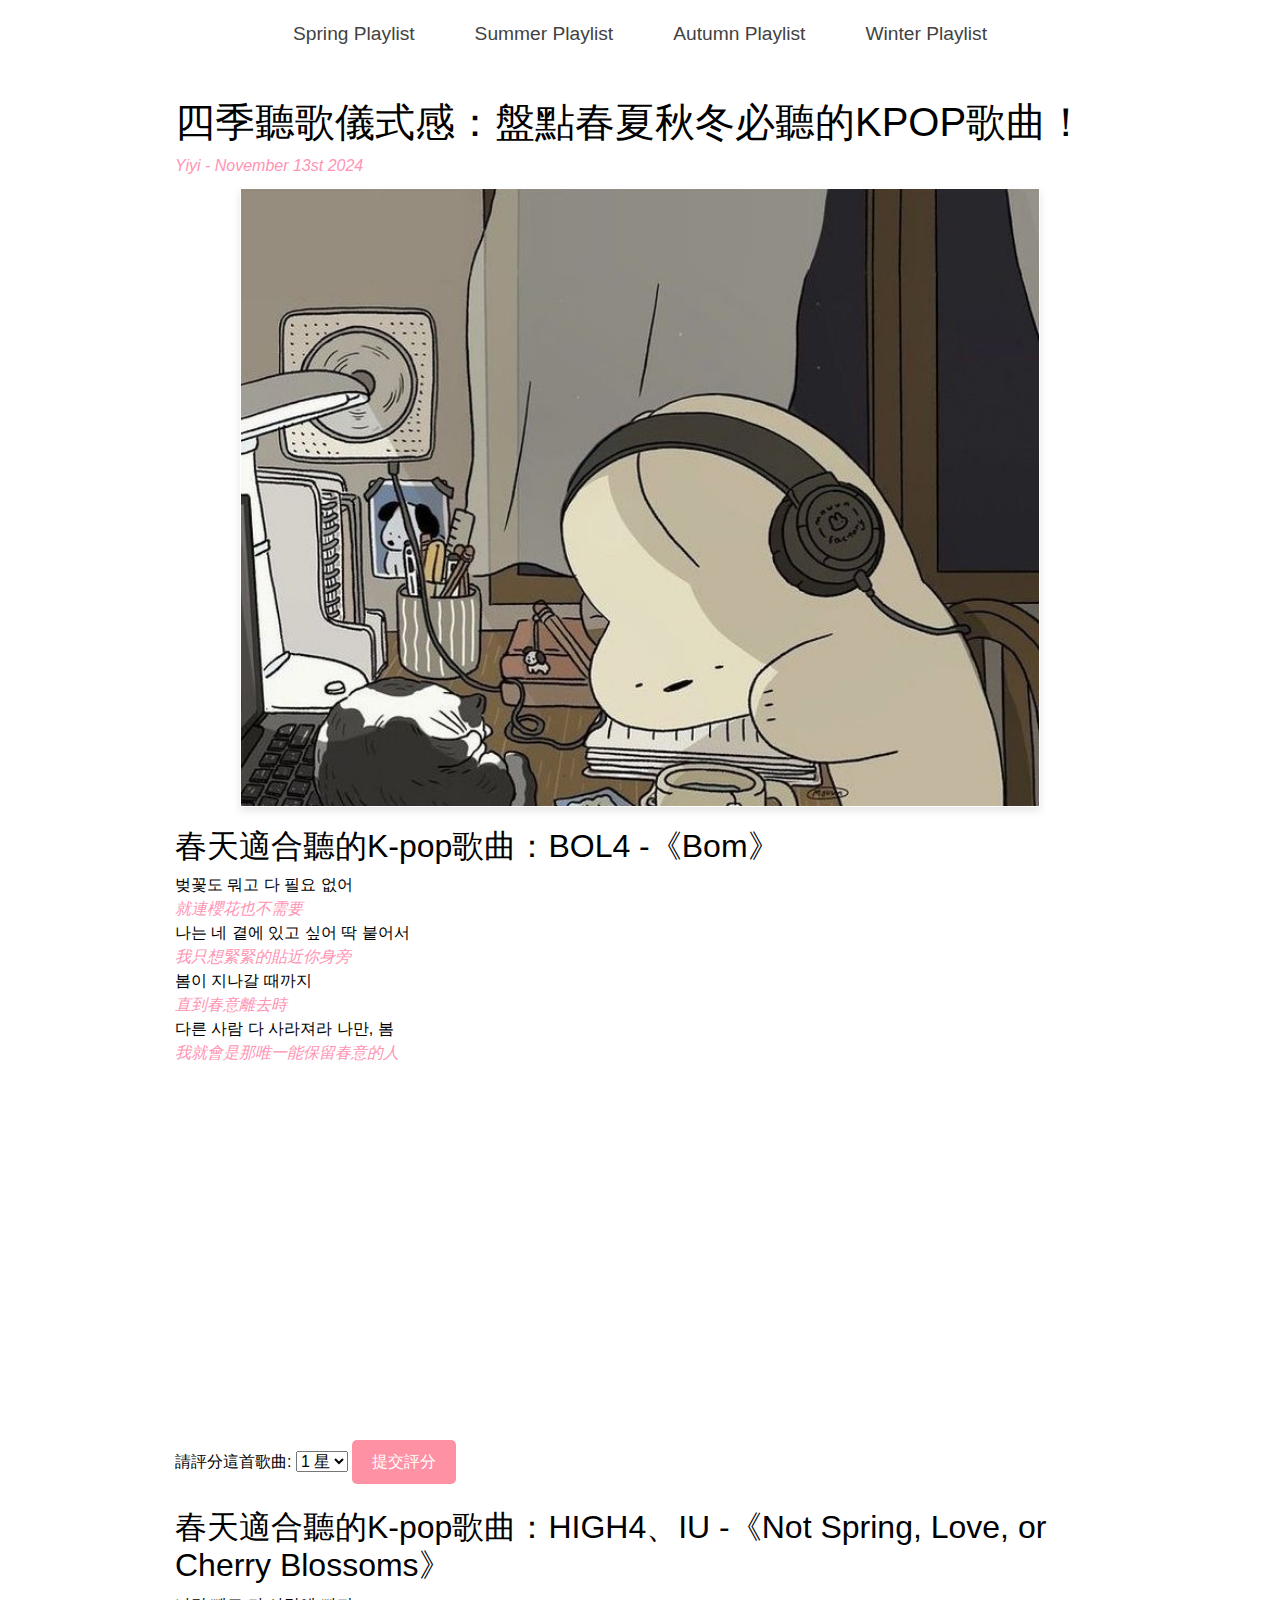
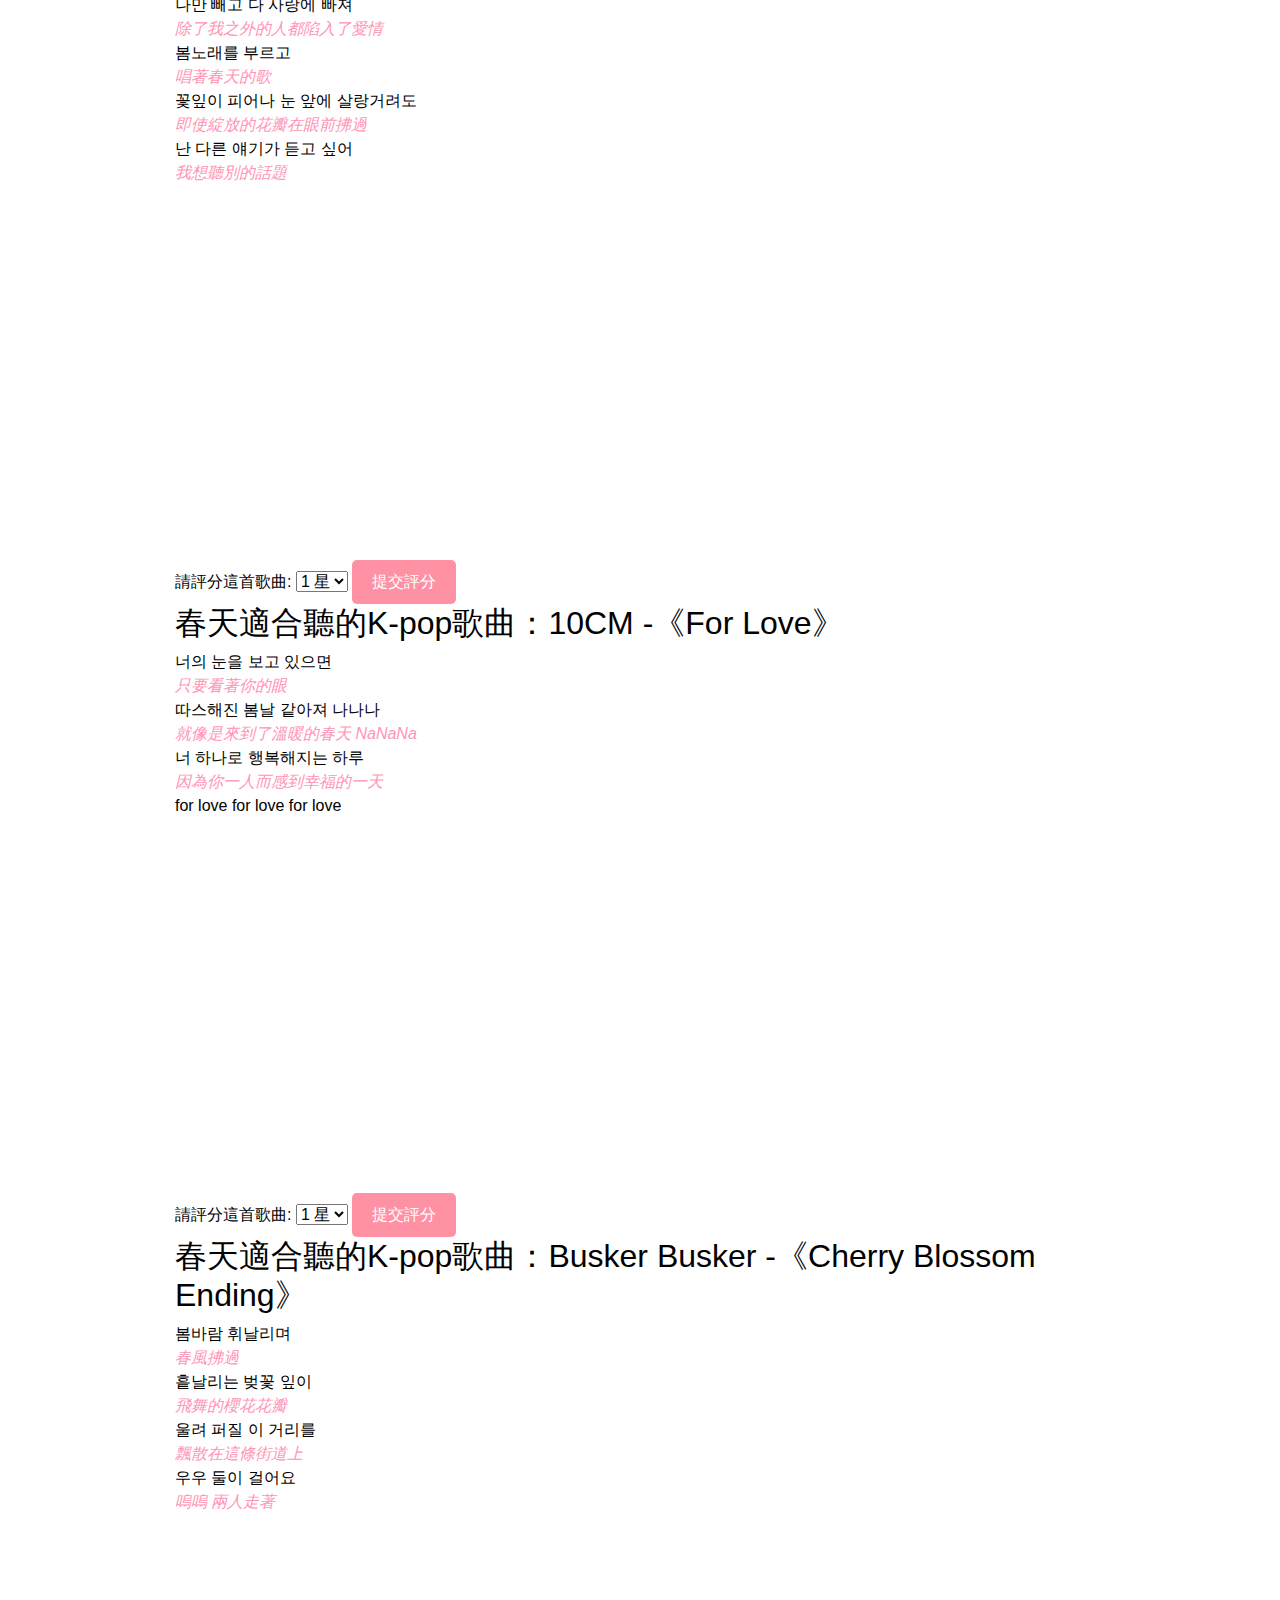
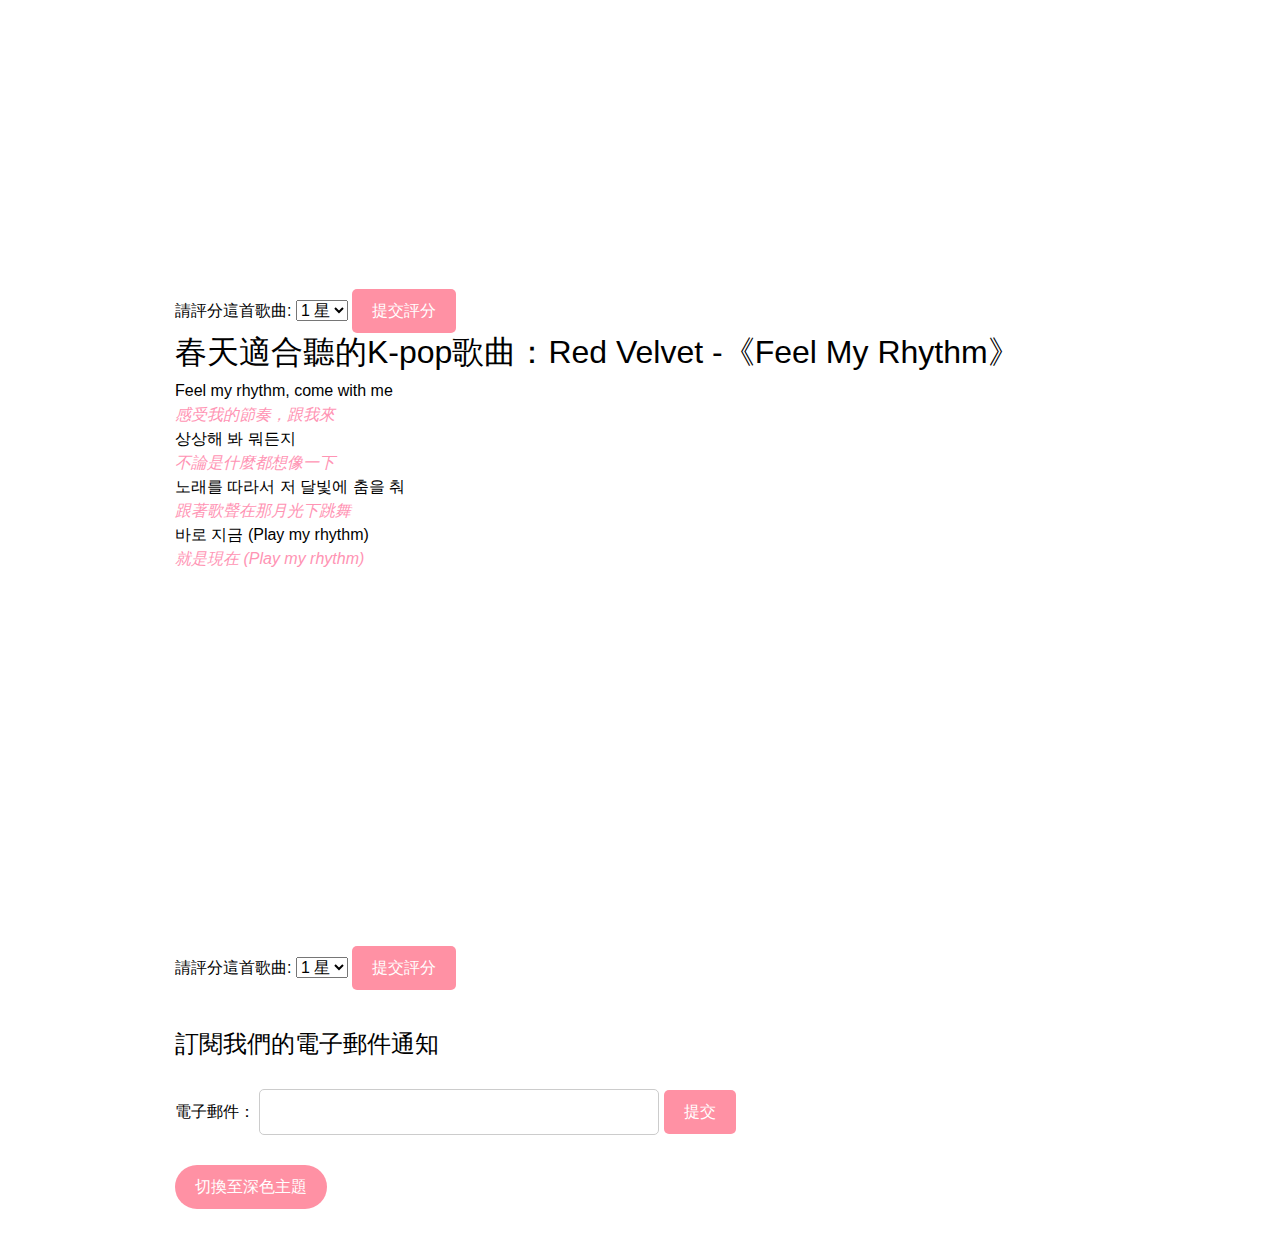
<file: index.html>
<!DOCTYPE html>
<html lang="en">
    <head>
        <!-- Required meta tags -->
        <meta charset="UTF-8">
        <meta name="viewport" content="width=device-width, initial-scale=1.0">

        <!-- Bootstrap CSS (Optional, for additional styling) -->
        <link href="https://cdn.jsdelivr.net/npm/bootstrap@5.3.0-alpha1/dist/css/bootstrap.min.css" rel="stylesheet">

        <!-- Custom CSS -->
        <link rel="stylesheet" href="main.css">

        <title>KPOP四季歌單</title>
    </head>
    <body>
        <nav>
            <div id="top">
                <ul>
                    <li><a href="index.html">Spring Playlist</a></li>
                    <li><a href="Summer.html">Summer Playlist</a></li>
                    <li><a href="Autumn.html">Autumn Playlist</a></li>
                    <li><a href="Winter.html">Winter Playlist</a></li>
                </ul>
            </div>
        </nav>
        <div class="box">
            <h1>四季聽歌儀式感：盤點春夏秋冬必聽的KPOP歌曲！</h1>
            <span class="date">Yiyi - November 13st 2024</span>
            <div> <!--主要內容-->
                <div class="pic">
                    <img src="images/96e166975774eae9fba9fdffc2e7e509.jpg" alt="">
                </div>
                <h2>春天適合聽的K-pop歌曲：BOL4 -《Bom》</h2>
                <p>벚꽃도 뭐고 다 필요 없어<br>
                <span class="date">就連櫻花也不需要</span><br>
                    나는 네 곁에 있고 싶어 딱 붙어서<br>
                <span class="date">我只想緊緊的貼近你身旁</span><br>
                    봄이 지나갈 때까지<br>
                <span class="date">直到春意離去時</span><br> 
                    다른 사람 다 사라져라 나만, 봄<br>
                <span class="date">我就會是那唯一能保留春意的人</span><br></p>
                <iframe style="border-radius:12px" src="https://open.spotify.com/embed/track/1Vd8qFWC07LB8UvNHyIlzg?utm_source=generator" width="100%" height="352" frameBorder="0" allowfullscreen="" allow="autoplay; clipboard-write; encrypted-media; fullscreen; picture-in-picture" loading="lazy"></iframe>
                <!-- 評分系統 -->
                    <div class="music-rating">
                        <label for="rating1">請評分這首歌曲:</label>
                        <select id="rating1" name="rating1">
                            <option value="1">1 星</option>
                            <option value="2">2 星</option>
                            <option value="3">3 星</option>
                            <option value="4">4 星</option>
                            <option value="5">5 星</option>
                        </select>
                        <button onclick="submitRating('rating1')">提交評分</button>
                    </div>
                    <div id="ratingResult1"></div>
                <br>
                <h2>春天適合聽的K-pop歌曲：HIGH4、IU -《Not Spring, Love, or Cherry Blossoms》</h2>
                <p>나만 빼고 다 사랑에 빠져<br>
                <span class="date">除了我之外的人都陷入了愛情</span><br>
                봄노래를 부르고<br>
                <span class="date">唱著春天的歌</span><br>
                꽃잎이 피어나 눈 앞에 살랑거려도<br>
                <span class="date">即使綻放的花瓣在眼前拂過</span><br>
                난 다른 얘기가 듣고 싶어<br>
                <span class="date">我想聽別的話題</span><br></p>
                <iframe style="border-radius:12px" src="https://open.spotify.com/embed/track/1IdM9JrXYuMYiTdM983oH4?utm_source=generator" width="100%" height="352" frameBorder="0" allowfullscreen="" allow="autoplay; clipboard-write; encrypted-media; fullscreen; picture-in-picture" loading="lazy"></iframe>
                <!-- 評分系統 -->
                 <div class="music-rating">
                    <label for="rating2">請評分這首歌曲:</label>
                    <select id="rating2" name="rating2">
                        <option value="1">1 星</option>
                        <option value="2">2 星</option>
                        <option value="3">3 星</option>
                        <option value="4">4 星</option>
                        <option value="5">5 星</option>
                    </select>
                    <button onclick="submitRating('rating2')">提交評分</button>
                </div>
                <div id="ratingResult2"></div>
                <h2>春天適合聽的K-pop歌曲：10CM -《For Love》</h2>
                <p>너의 눈을 보고 있으면<br>
                <span class="date">只要看著你的眼</span><br>
                따스해진 봄날 같아져 나나나<br>
                <span class="date">就像是來到了溫暖的春天 NaNaNa</span><br>
                너 하나로 행복해지는 하루<br>
                <span class="date">因為你一人而感到幸福的一天</span><br>
                for love for love for love<br></p>
                <iframe style="border-radius:12px" src="https://open.spotify.com/embed/track/7FVkGnEexHtiavZSDL4wZT?utm_source=generator" width="100%" height="352" frameBorder="0" allowfullscreen="" allow="autoplay; clipboard-write; encrypted-media; fullscreen; picture-in-picture" loading="lazy"></iframe>
                <!-- 評分系統 -->
                <div class="music-rating">
                    <label for="rating3">請評分這首歌曲:</label>
                    <select id="rating3" name="rating3">
                        <option value="1">1 星</option>
                        <option value="2">2 星</option>
                        <option value="3">3 星</option>
                        <option value="4">4 星</option>
                        <option value="5">5 星</option>
                    </select>
                    <button onclick="submitRating('rating3')">提交評分</button>
                </div>
                <div id="ratingResult3"></div>
            <h2>春天適合聽的K-pop歌曲：Busker Busker -《Cherry Blossom Ending》</h2>
                <p>봄바람 휘날리며 <br>
                <span class="date">春風拂過</span><br>
                흩날리는 벚꽃 잎이 <br>
                <span class="date">飛舞的櫻花花瓣</span><br>
                울려 퍼질 이 거리를<br>
                <span class="date">飄散在這條街道上</span><br>
                우우 둘이 걸어요<br>
                <span class="date">嗚嗚 兩人走著</span><br></p>
                <iframe style="border-radius:12px" src="https://open.spotify.com/embed/track/4eFTh1opLS5wANDmZK9ghC?utm_source=generator" width="100%" height="352" frameBorder="0" allowfullscreen="" allow="autoplay; clipboard-write; encrypted-media; fullscreen; picture-in-picture" loading="lazy"></iframe>
                <!-- 評分系統 -->
                <div class="music-rating">
                    <label for="rating4">請評分這首歌曲:</label>
                    <select id="rating4" name="rating4">
                        <option value="1">1 星</option>
                        <option value="2">2 星</option>
                        <option value="3">3 星</option>
                        <option value="4">4 星</option>
                        <option value="5">5 星</option>
                    </select>
                    <button onclick="submitRating('rating4')">提交評分</button>
                </div>
                <div id="ratingResult4"></div>
            <h2>春天適合聽的K-pop歌曲：Red Velvet -《Feel My Rhythm》</h2>
                <p>Feel my rhythm, come with me <br>
                <span class="date">感受我的節奏，跟我來</span><br>
                상상해 봐 뭐든지 <br>
                <span class="date">不論是什麼都想像一下</span><br>
                노래를 따라서 저 달빛에 춤을 춰<br>
                <span class="date">跟著歌聲在那月光下跳舞</span><br>
                바로 지금 (Play my rhythm)<br>
                <span class="date">就是現在 (Play my rhythm)</span><br></p>
                <iframe style="border-radius:12px" src="https://open.spotify.com/embed/track/2oBMZYteeO8DyXV9gDx6Za?utm_source=generator" width="100%" height="352" frameBorder="0" allowfullscreen="" allow="autoplay; clipboard-write; encrypted-media; fullscreen; picture-in-picture" loading="lazy"></iframe>
                <!-- 評分系統 -->
                <div class="music-rating">
                    <label for="rating5">請評分這首歌曲:</label>
                    <select id="rating5" name="rating5">
                        <option value="1">1 星</option>
                        <option value="2">2 星</option>
                        <option value="3">3 星</option>
                        <option value="4">4 星</option>
                        <option value="5">5 星</option>
                    </select>
                    <button onclick="submitRating('rating5')">提交評分</button>
                </div>
                <div id="ratingResult5"></div>
             <!-- 表單 -->
             <h3 class="subscribe-title">訂閱我們的電子郵件通知</h3>

                <form id="myForm">
                    <label for="email">電子郵件：</label>
                    <input type="email" id="email" name="email" required>
                    <button type="submit">提交</button>
                </form>
            </div>
            <button id="themeToggle">切換至深色主題</button>
        </div>
        <script src="js/themeToggle.js"></script>
    </body>
</html>
</file>
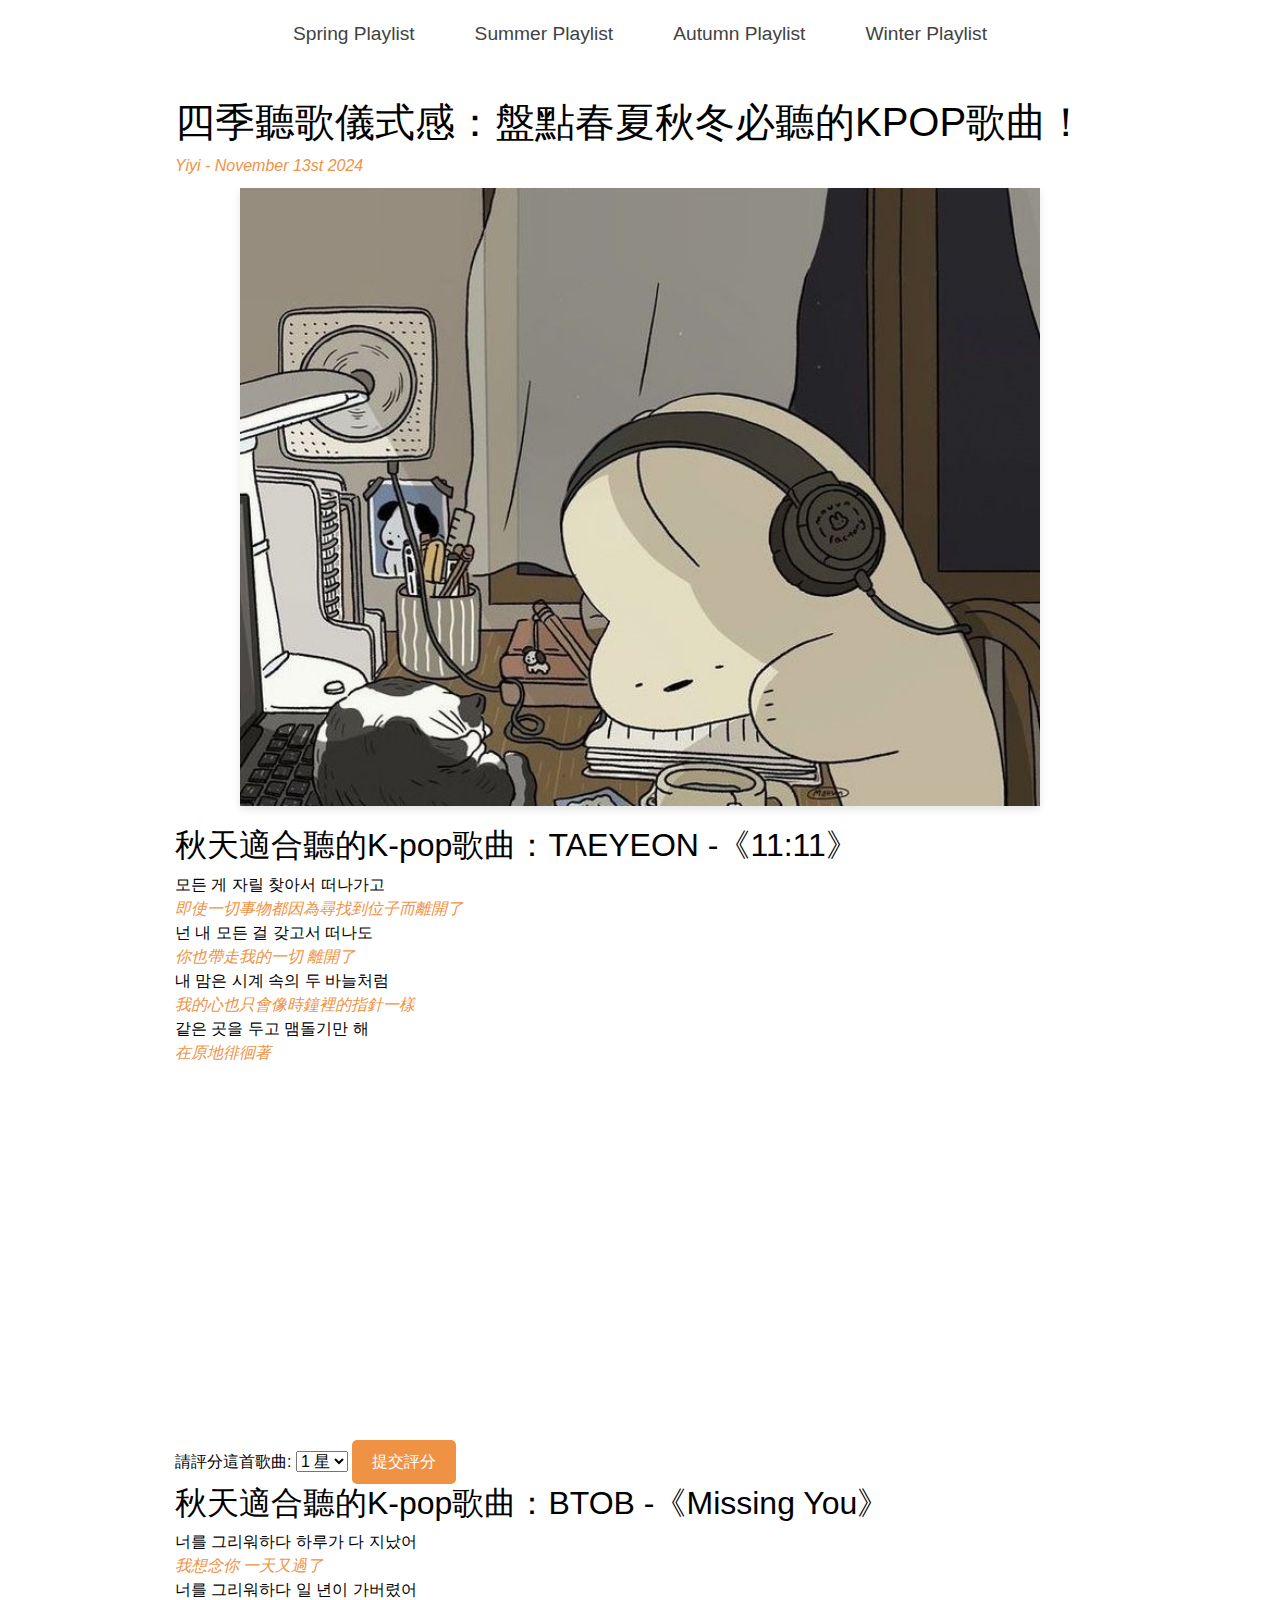
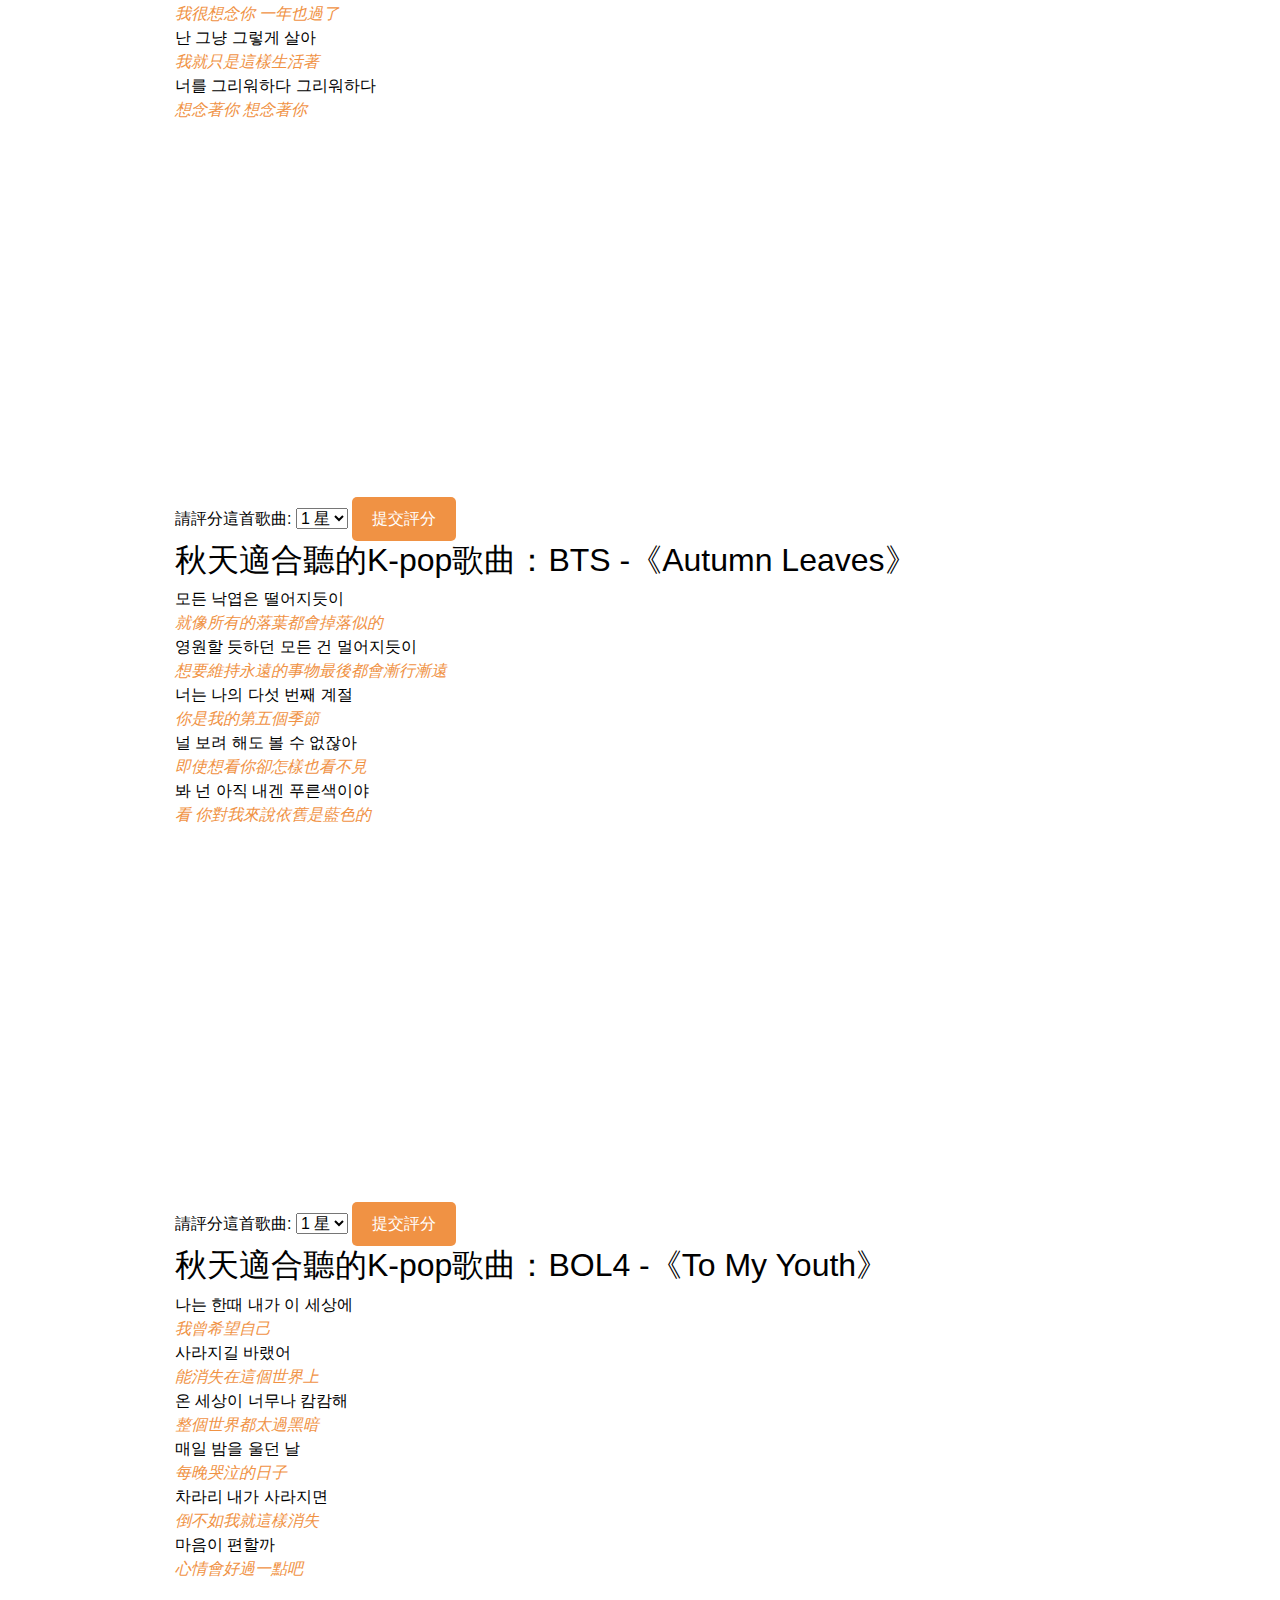
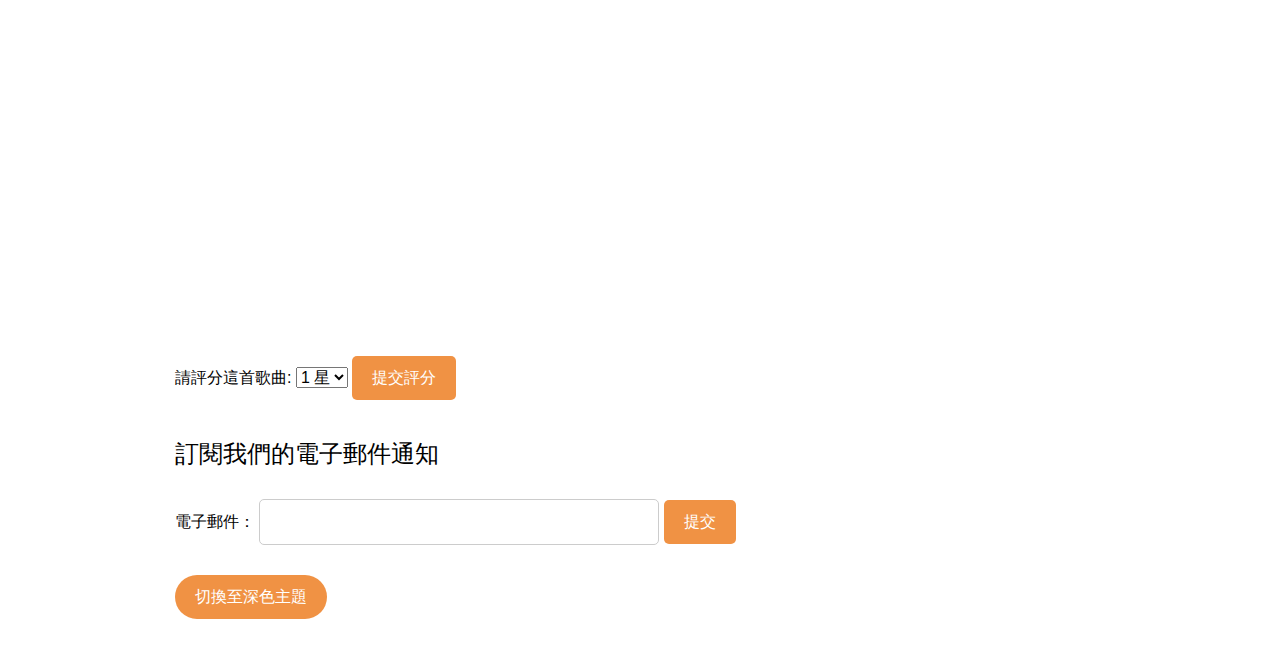
<file: Autumn.html>
<!DOCTYPE html>
<html lang="en">
    <head>
        <!-- Required meta tags -->
        <meta charset="UTF-8">
        <meta name="viewport" content="width=device-width, initial-scale=1.0">

        <!-- Bootstrap CSS (Optional, for additional styling) -->
        <link href="https://cdn.jsdelivr.net/npm/bootstrap@5.3.0-alpha1/dist/css/bootstrap.min.css" rel="stylesheet">

        <!-- Custom CSS -->
        <link rel="stylesheet" href="Autumn.css">

        <title>響應式網頁</title>
    </head>
    <body>
        <nav>
            <div id="top">
                <ul>
                    <li><a href="index.html">Spring Playlist</a></li>
                    <li><a href="Summer.html">Summer Playlist</a></li>
                    <li><a href="Autumn.html">Autumn Playlist</a></li>
                    <li><a href="Winter.html">Winter Playlist</a></li>
                </ul>
            </div>
        </nav>
        <div class="box">
            <h1>四季聽歌儀式感：盤點春夏秋冬必聽的KPOP歌曲！</h1>
            <span class="date">Yiyi - November 13st 2024</span>
            <div> <!--主要內容-->
                <div class="pic">
                    <img src="images/96e166975774eae9fba9fdffc2e7e509.jpg" alt="">
                </div>
                <h2>秋天適合聽的K-pop歌曲：TAEYEON -《11:11》</h2>
                    <p>모든 게 자릴 찾아서 떠나가고 <br>
                    <span class="date">即使一切事物都因為尋找到位子而離開了</span><br>
                    넌 내 모든 걸 갖고서 떠나도 <br>
                    <span class="date">你也帶走我的一切 離開了</span><br>
                    내 맘은 시계 속의 두 바늘처럼 <br>
                    <span class="date">我的心也只會像時鐘裡的指針一樣</span><br>
                    같은 곳을 두고 맴돌기만 해 <br>
                    <span class="date">在原地徘徊著</span><br>
                    </p>
                    <iframe style="border-radius:12px" src="https://open.spotify.com/embed/track/2Y4iTaIAamhYPyZcOdfL3g?utm_source=generator" width="100%" height="352" frameBorder="0" allowfullscreen="" allow="autoplay; clipboard-write; encrypted-media; fullscreen; picture-in-picture" loading="lazy"></iframe>
                    <!-- 評分系統 -->
                    <div class="music-rating">
                        <label for="rating1">請評分這首歌曲:</label>
                        <select id="rating1" name="rating1">
                            <option value="1">1 星</option>
                            <option value="2">2 星</option>
                            <option value="3">3 星</option>
                            <option value="4">4 星</option>
                            <option value="5">5 星</option>
                        </select>
                        <button onclick="submitRating('rating1')">提交評分</button>
                    </div>
                    <div id="ratingResult1"></div>
                <h2>秋天適合聽的K-pop歌曲：BTOB -《Missing You》</h2>
                    <p>너를 그리워하다 하루가 다 지났어 <br>
                    <span class="date">我想念你 一天又過了</span><br>
                    너를 그리워하다 일 년이 가버렸어 <br>
                    <span class="date">我很想念你 一年也過了</span><br>
                    난 그냥 그렇게 살아 <br>
                    <span class="date">我就只是這樣生活著</span><br>
                    너를 그리워하다 그리워하다 <br>
                    <span class="date">想念著你 想念著你</span><br>
                    </p>
                    <iframe style="border-radius:12px" src="https://open.spotify.com/embed/track/2zlgwqw8BLX2JGB76LIFeF?utm_source=generator" width="100%" height="352" frameBorder="0" allowfullscreen="" allow="autoplay; clipboard-write; encrypted-media; fullscreen; picture-in-picture" loading="lazy"></iframe>
                    <!-- 評分系統 -->
                 <div class="music-rating">
                    <label for="rating2">請評分這首歌曲:</label>
                    <select id="rating2" name="rating2">
                        <option value="1">1 星</option>
                        <option value="2">2 星</option>
                        <option value="3">3 星</option>
                        <option value="4">4 星</option>
                        <option value="5">5 星</option>
                    </select>
                    <button onclick="submitRating('rating2')">提交評分</button>
                </div>
                <div id="ratingResult2"></div>
                <h2>秋天適合聽的K-pop歌曲：BTS -《Autumn Leaves》</h2>
                    <p>모든 낙엽은 떨어지듯이 <br>
                    <span class="date">就像所有的落葉都會掉落似的</span><br>
                    영원할 듯하던 모든 건 멀어지듯이 <br>
                    <span class="date">想要維持永遠的事物最後都會漸行漸遠</span><br>
                    너는 나의 다섯 번째 계절 <br>
                    <span class="date">你是我的第五個季節</span><br>
                    널 보려 해도 볼 수 없잖아 <br>
                    <span class="date">即使想看你卻怎樣也看不見</span><br>
                    봐 넌 아직 내겐 푸른색이야 <br>
                    <span class="date">看 你對我來說依舊是藍色的</span><br>
                    </p>
                    <iframe style="border-radius:12px" src="https://open.spotify.com/embed/track/158kubraiqKrcYpRsDHrBU?utm_source=generator" width="100%" height="352" frameBorder="0" allowfullscreen="" allow="autoplay; clipboard-write; encrypted-media; fullscreen; picture-in-picture" loading="lazy"></iframe>
                     <!-- 評分系統 -->
                <div class="music-rating">
                    <label for="rating3">請評分這首歌曲:</label>
                    <select id="rating3" name="rating3">
                        <option value="1">1 星</option>
                        <option value="2">2 星</option>
                        <option value="3">3 星</option>
                        <option value="4">4 星</option>
                        <option value="5">5 星</option>
                    </select>
                    <button onclick="submitRating('rating3')">提交評分</button>
                </div>
                <div id="ratingResult3"></div>
                <h2>秋天適合聽的K-pop歌曲：BOL4 -《To My Youth》</h2>
                    <p>나는 한때 내가 이 세상에 <br>
                    <span class="date">我曾希望自己</span><br>
                    사라지길 바랬어 <br>
                    <span class="date">能消失在這個世界上</span><br>
                    온 세상이 너무나 캄캄해 <br>
                    <span class="date">整個世界都太過黑暗</span><br>
                    매일 밤을 울던 날 <br>
                    <span class="date">每晚哭泣的日子</span><br>
                    차라리 내가 사라지면 <br>
                    <span class="date">倒不如我就這樣消失</span><br>
                    마음이 편할까 <br>
                    <span class="date">心情會好過一點吧</span><br>
                    </p>
                    <iframe style="border-radius:12px" src="https://open.spotify.com/embed/track/4gMPlHHAjOQnUrhsuqHivn?utm_source=generator" width="100%" height="352" frameBorder="0" allowfullscreen="" allow="autoplay; clipboard-write; encrypted-media; fullscreen; picture-in-picture" loading="lazy"></iframe>
                    <!-- 評分系統 -->
                 <div class="music-rating">
                    <label for="rating4">請評分這首歌曲:</label>
                    <select id="rating4" name="rating4">
                        <option value="1">1 星</option>
                        <option value="2">2 星</option>
                        <option value="3">3 星</option>
                        <option value="4">4 星</option>
                        <option value="5">5 星</option>
                    </select>
                    <button onclick="submitRating('rating4')">提交評分</button>
                </div>
                <div id="ratingResult4"></div>
                    <!-- 表單 -->
                    <h3 class="subscribe-title">訂閱我們的電子郵件通知</h3>
                    <form id="myForm">
                        <label for="email">電子郵件：</label>
                        <input type="email" id="email" name="email" required>
                        <button type="submit">提交</button>
                    </form>
                </div>
            <button id="themeToggle">切換至深色主題</button>
        </div>
        <script src="js/themeToggle.js"></script>
    </body>
</html>
</file>
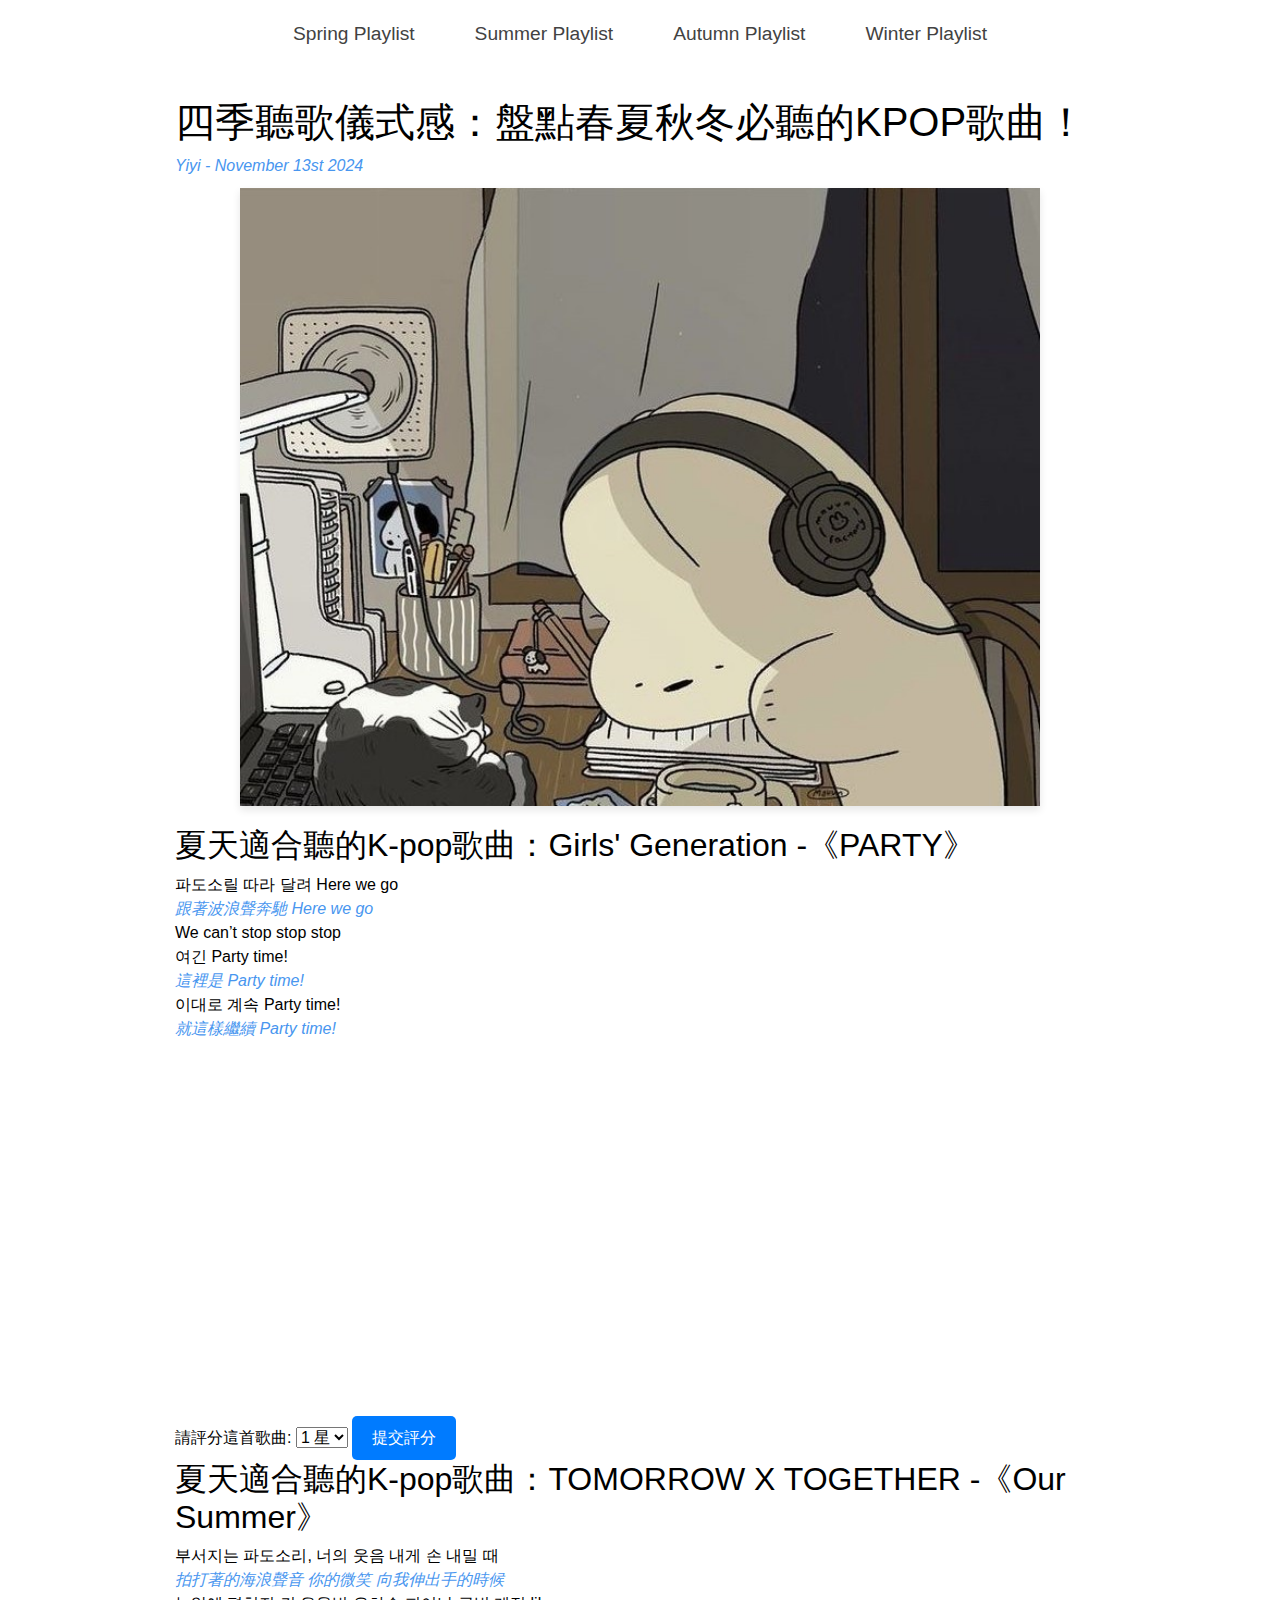
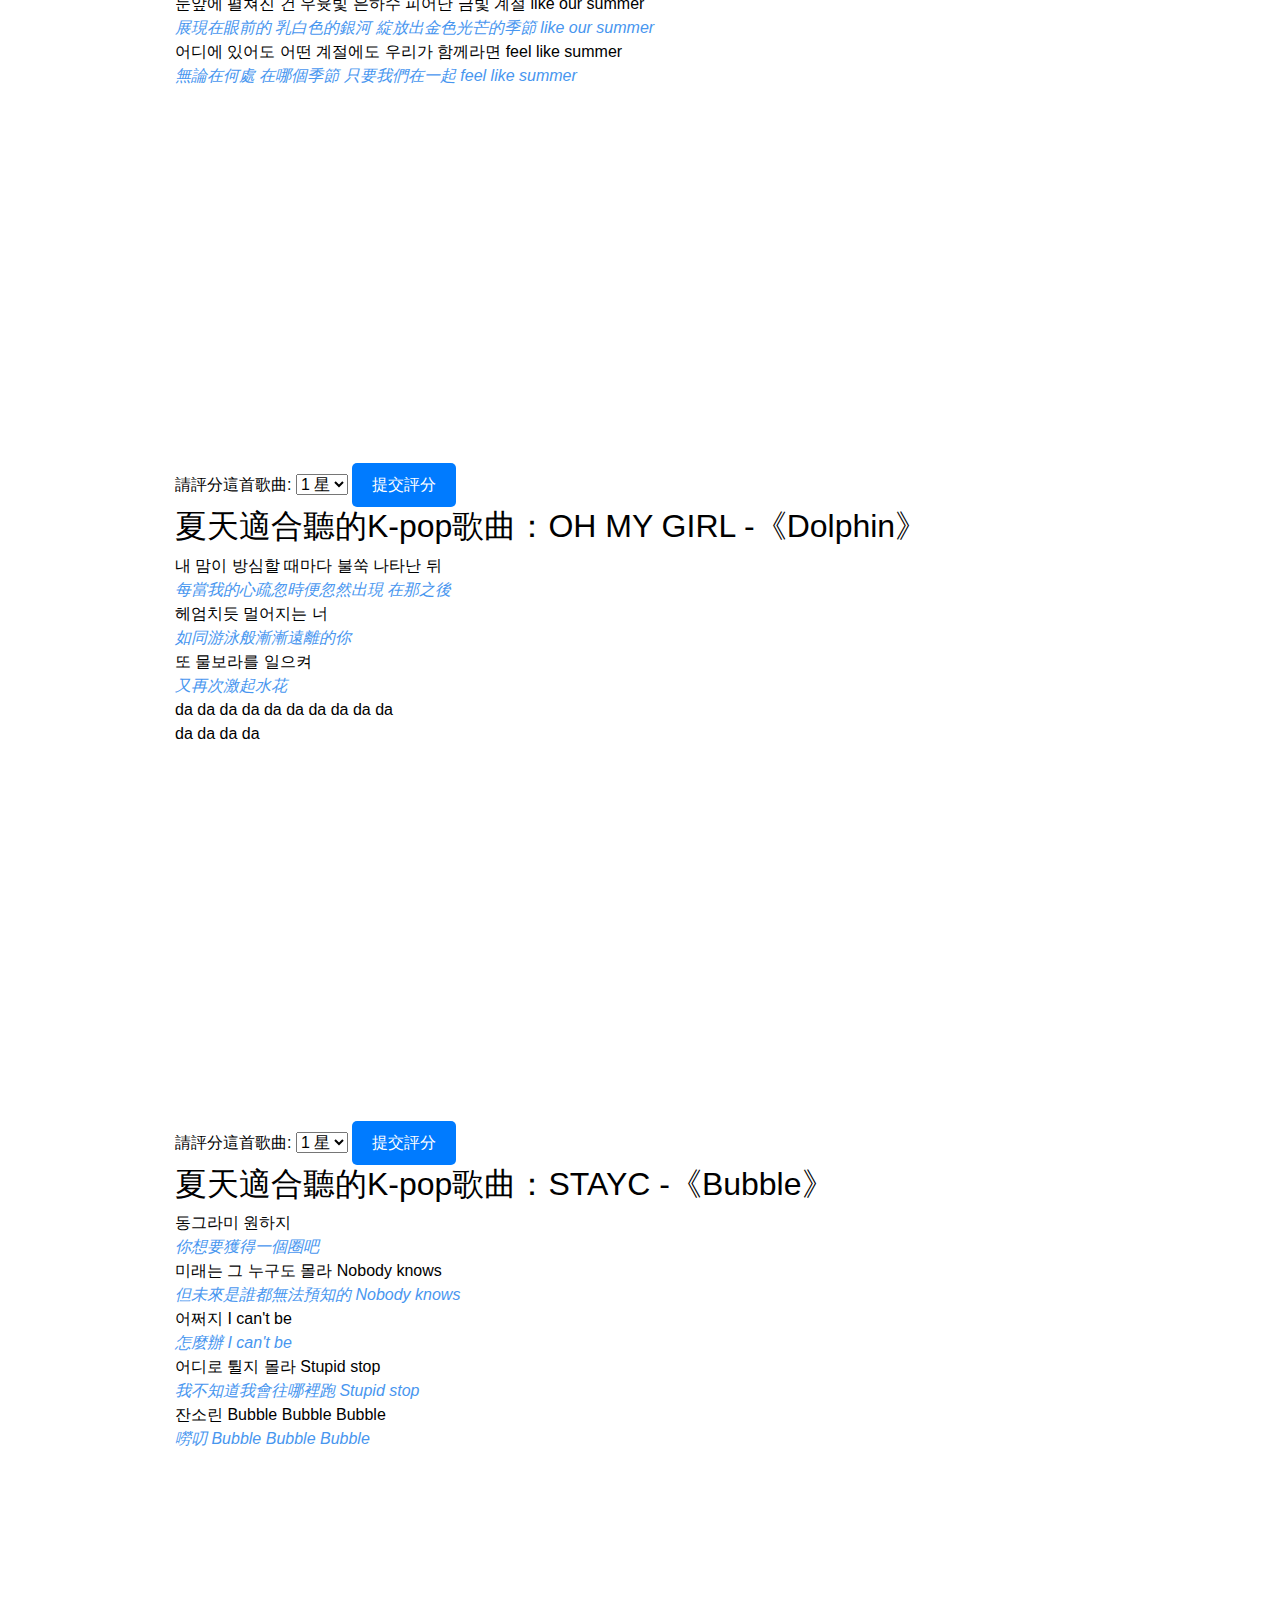
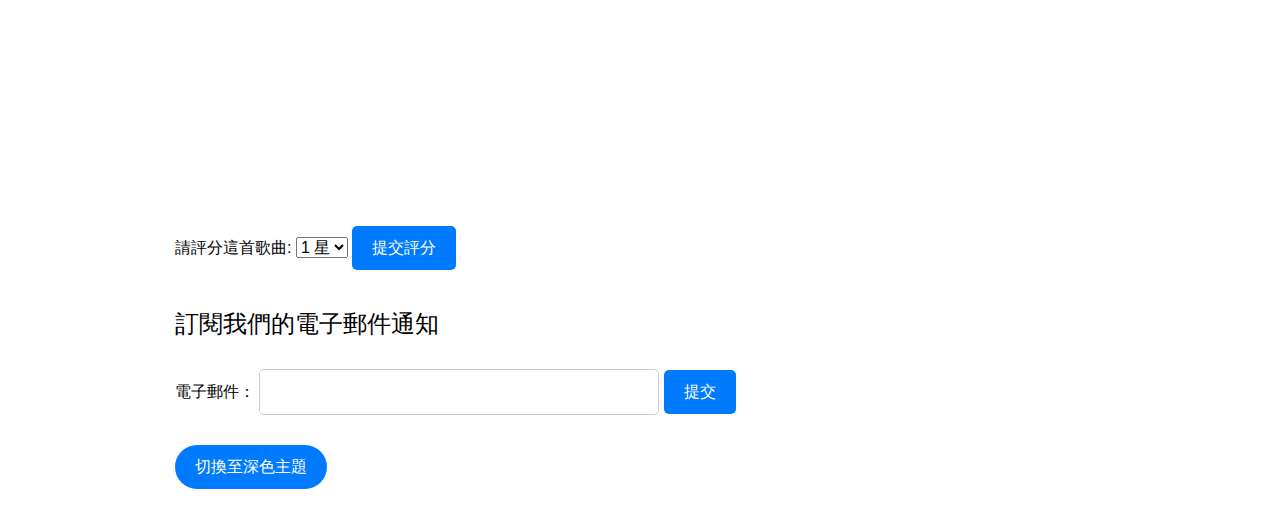
<file: Summer.html>
<!DOCTYPE html>
<html lang="en">
    <head>
        <!-- Required meta tags -->
        <meta charset="UTF-8">
        <meta name="viewport" content="width=device-width, initial-scale=1.0">

        <!-- Bootstrap CSS (Optional, for additional styling) -->
        <link href="https://cdn.jsdelivr.net/npm/bootstrap@5.3.0-alpha1/dist/css/bootstrap.min.css" rel="stylesheet">

        <!-- Custom CSS -->
        <link rel="stylesheet" href="Summer.css">

        <title>響應式網頁</title>
    </head>
    <body>
        <nav>
            <div id="top">
                <ul>
                    <li><a href="index.html">Spring Playlist</a></li>
                    <li><a href="Summer.html">Summer Playlist</a></li>
                    <li><a href="Autumn.html">Autumn Playlist</a></li>
                    <li><a href="Winter.html">Winter Playlist</a></li>
                </ul>
            </div>
        </nav>
        <div class="box">
            <h1>四季聽歌儀式感：盤點春夏秋冬必聽的KPOP歌曲！</h1>
            <span class="date">Yiyi - November 13st 2024</span>
            <div> <!--主要內容-->
                <div class="pic">
                    <img src="images/96e166975774eae9fba9fdffc2e7e509.jpg" alt="">
                </div>
                <h2>夏天適合聽的K-pop歌曲：Girls' Generation -《PARTY》</h2>
                    <p>파도소릴 따라 달려 Here we go <br>
                    <span class="date">跟著波浪聲奔馳 Here we go</span><br>
                    We can’t stop stop stop <br>
                    여긴 Party time! <br>
                    <span class="date">這裡是 Party time!</span><br>
                    이대로 계속 Party time! <br>
                    <span class="date">就這樣繼續 Party time!</span><br>
                    </p>
                    <iframe style="border-radius:12px" src="https://open.spotify.com/embed/track/1sHT1fYy8hlr9X48PmenVI?utm_source=generator" width="100%" height="352" frameBorder="0" allowfullscreen="" allow="autoplay; clipboard-write; encrypted-media; fullscreen; picture-in-picture" loading="lazy"></iframe>
                    <!-- 評分系統 -->
                    <div class="music-rating">
                        <label for="rating1">請評分這首歌曲:</label>
                        <select id="rating1" name="rating1">
                            <option value="1">1 星</option>
                            <option value="2">2 星</option>
                            <option value="3">3 星</option>
                            <option value="4">4 星</option>
                            <option value="5">5 星</option>
                        </select>
                        <button onclick="submitRating('rating1')">提交評分</button>
                    </div>
                    <div id="ratingResult1"></div>
                <h2>夏天適合聽的K-pop歌曲：TOMORROW X TOGETHER -《Our Summer》</h2>
                    <p>부서지는 파도소리, 너의 웃음 내게 손 내밀 때 <br>
                        <span class="date">拍打著的海浪聲音 你的微笑 向我伸出手的時候</span><br>
                        눈앞에 펼쳐진 건 우윳빛 은하수 피어난 금빛 계절 like our summer <br>
                        <span class="date">展現在眼前的 乳白色的銀河 綻放出金色光芒的季節 like our summer</span><br>
                        어디에 있어도 어떤 계절에도 우리가 함께라면 feel like summer<br>
                        <span class="date">無論在何處 在哪個季節 只要我們在一起 feel like summer</span><br>
                    </p>
                    <iframe style="border-radius:12px" src="https://open.spotify.com/embed/track/22PEycypPsZpzlMxTgukiQ?utm_source=generator" width="100%" height="352" frameBorder="0" allowfullscreen="" allow="autoplay; clipboard-write; encrypted-media; fullscreen; picture-in-picture" loading="lazy"></iframe>
                   <!-- 評分系統 -->
                 <div class="music-rating">
                    <label for="rating2">請評分這首歌曲:</label>
                    <select id="rating2" name="rating2">
                        <option value="1">1 星</option>
                        <option value="2">2 星</option>
                        <option value="3">3 星</option>
                        <option value="4">4 星</option>
                        <option value="5">5 星</option>
                    </select>
                    <button onclick="submitRating('rating2')">提交評分</button>
                </div>
                <div id="ratingResult2"></div>
                <h2>夏天適合聽的K-pop歌曲：OH MY GIRL -《Dolphin》</h2>
                    <p>내 맘이 방심할 때마다 불쑥 나타난 뒤 <br>
                        <span class="date">每當我的心疏忽時便忽然出現 在那之後</span><br>
                        헤엄치듯 멀어지는 너 <br>
                        <span class="date">如同游泳般漸漸遠離的你</span><br>
                        또 물보라를 일으켜<br>
                        <span class="date">又再次激起水花</span><br>
                        da da da da da da da da da da <br>
                        da da da da<br>
                    </p>
                    <iframe style="border-radius:12px" src="https://open.spotify.com/embed/track/5gpojs9yi3nm8aC3BOg6q5?utm_source=generator" width="100%" height="352" frameBorder="0" allowfullscreen="" allow="autoplay; clipboard-write; encrypted-media; fullscreen; picture-in-picture" loading="lazy"></iframe>
                  <!-- 評分系統 -->
                <div class="music-rating">
                    <label for="rating3">請評分這首歌曲:</label>
                    <select id="rating3" name="rating3">
                        <option value="1">1 星</option>
                        <option value="2">2 星</option>
                        <option value="3">3 星</option>
                        <option value="4">4 星</option>
                        <option value="5">5 星</option>
                    </select>
                    <button onclick="submitRating('rating3')">提交評分</button>
                </div>
                <div id="ratingResult3"></div>
                <h2>夏天適合聽的K-pop歌曲：STAYC -《Bubble》</h2>
                    <p>동그라미 원하지 <br>
                        <span class="date">你想要獲得一個圈吧</span><br>
                        미래는 그 누구도 몰라 Nobody knows <br>
                        <span class="date">但未來是誰都無法預知的 Nobody knows</span><br>
                        어쩌지 I can't be<br>
                        <span class="date">怎麼辦 I can't be</span><br>
                        어디로 튈지 몰라 Stupid stop <br>
                        <span class="date">我不知道我會往哪裡跑 Stupid stop</span><br>
                        잔소린 Bubble Bubble Bubble<br>
                        <span class="date">嘮叨 Bubble Bubble Bubble</span><br>
                    </p>
                    <iframe style="border-radius:12px" src="https://open.spotify.com/embed/track/4P5ozkI1bxiGxA5rZ27jlO?utm_source=generator" width="100%" height="352" frameBorder="0" allowfullscreen="" allow="autoplay; clipboard-write; encrypted-media; fullscreen; picture-in-picture" loading="lazy"></iframe>
                 <!-- 評分系統 -->
                 <div class="music-rating">
                    <label for="rating4">請評分這首歌曲:</label>
                    <select id="rating4" name="rating4">
                        <option value="1">1 星</option>
                        <option value="2">2 星</option>
                        <option value="3">3 星</option>
                        <option value="4">4 星</option>
                        <option value="5">5 星</option>
                    </select>
                    <button onclick="submitRating('rating4')">提交評分</button>
                </div>
                <div id="ratingResult4"></div>
                        <!-- 表單 -->
                        <h3 class="subscribe-title">訂閱我們的電子郵件通知</h3>
                        <form id="myForm">
                            <label for="email">電子郵件：</label>
                            <input type="email" id="email" name="email" required>
                            <button type="submit">提交</button>
                        </form>
                </div>
            <button id="themeToggle">切換至深色主題</button>
        </div>
        <script src="js/themeToggle.js"></script>
    </body>
</html>
</file>
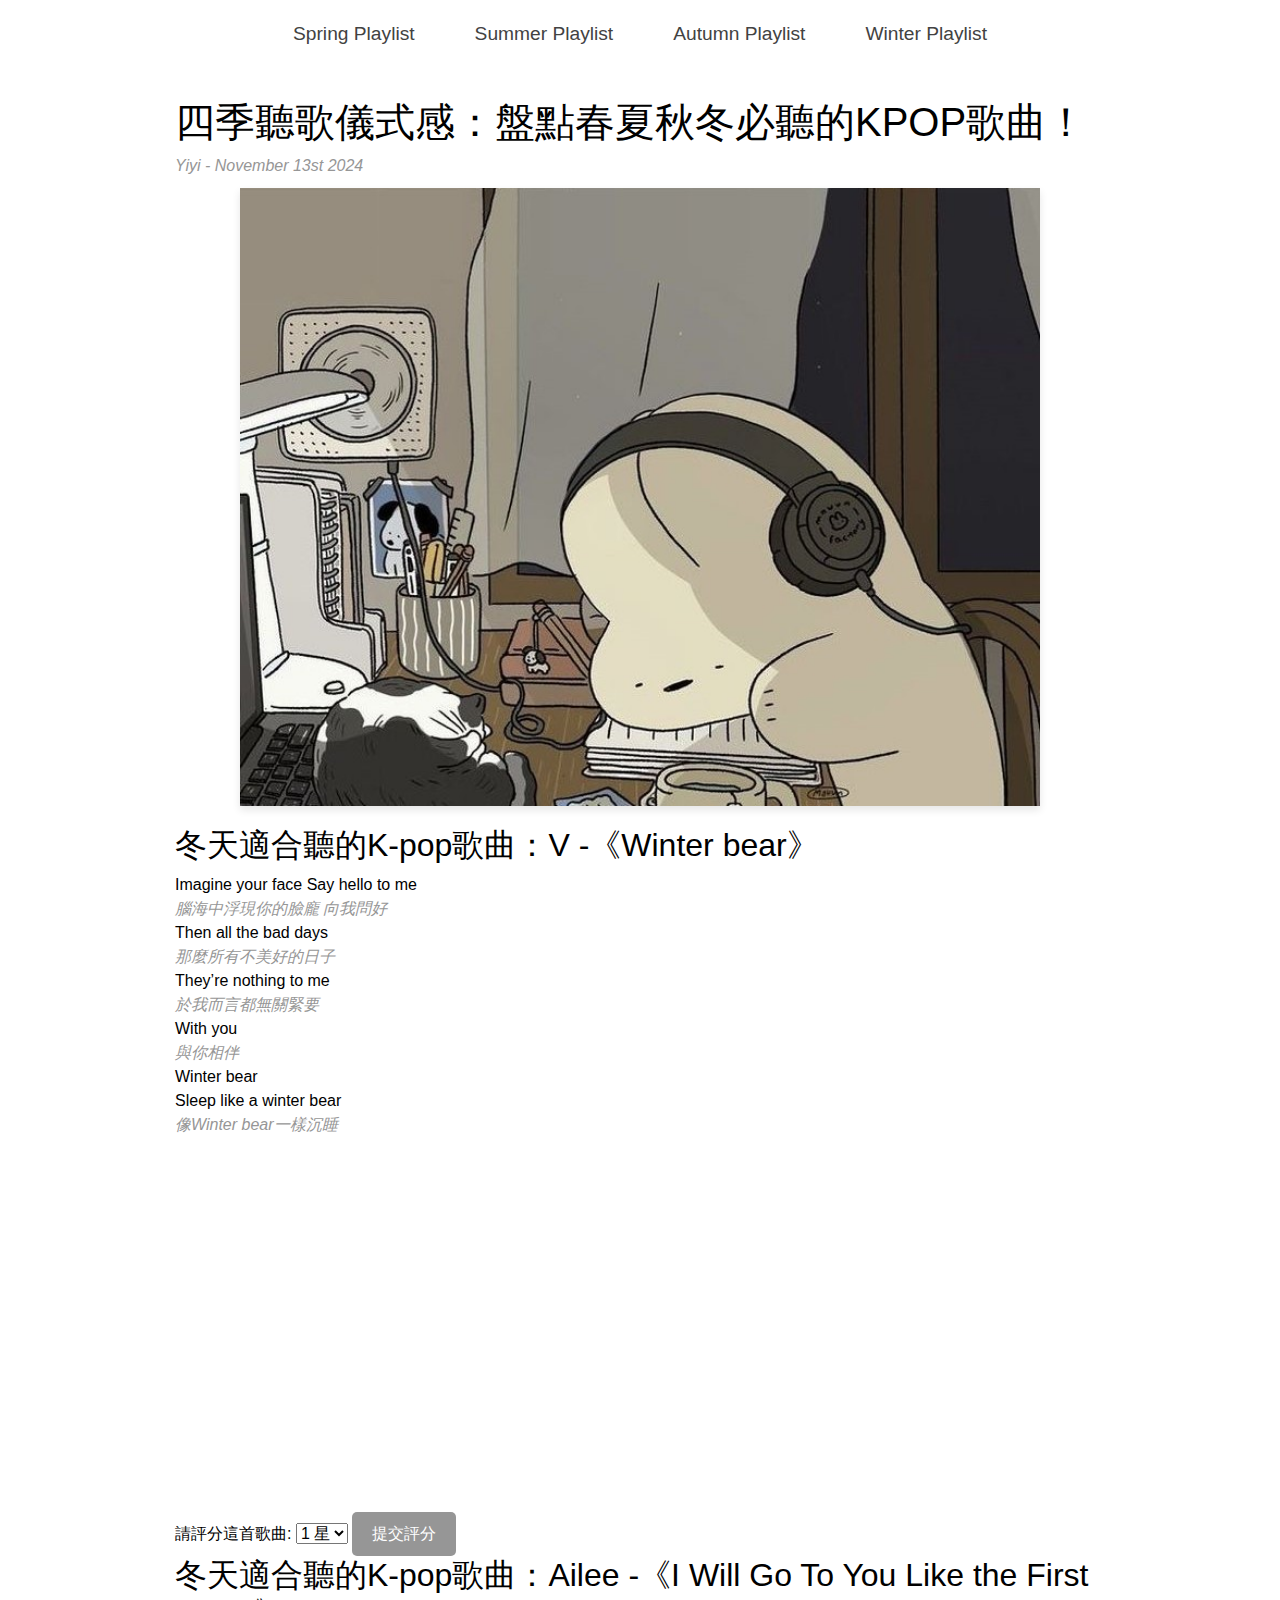
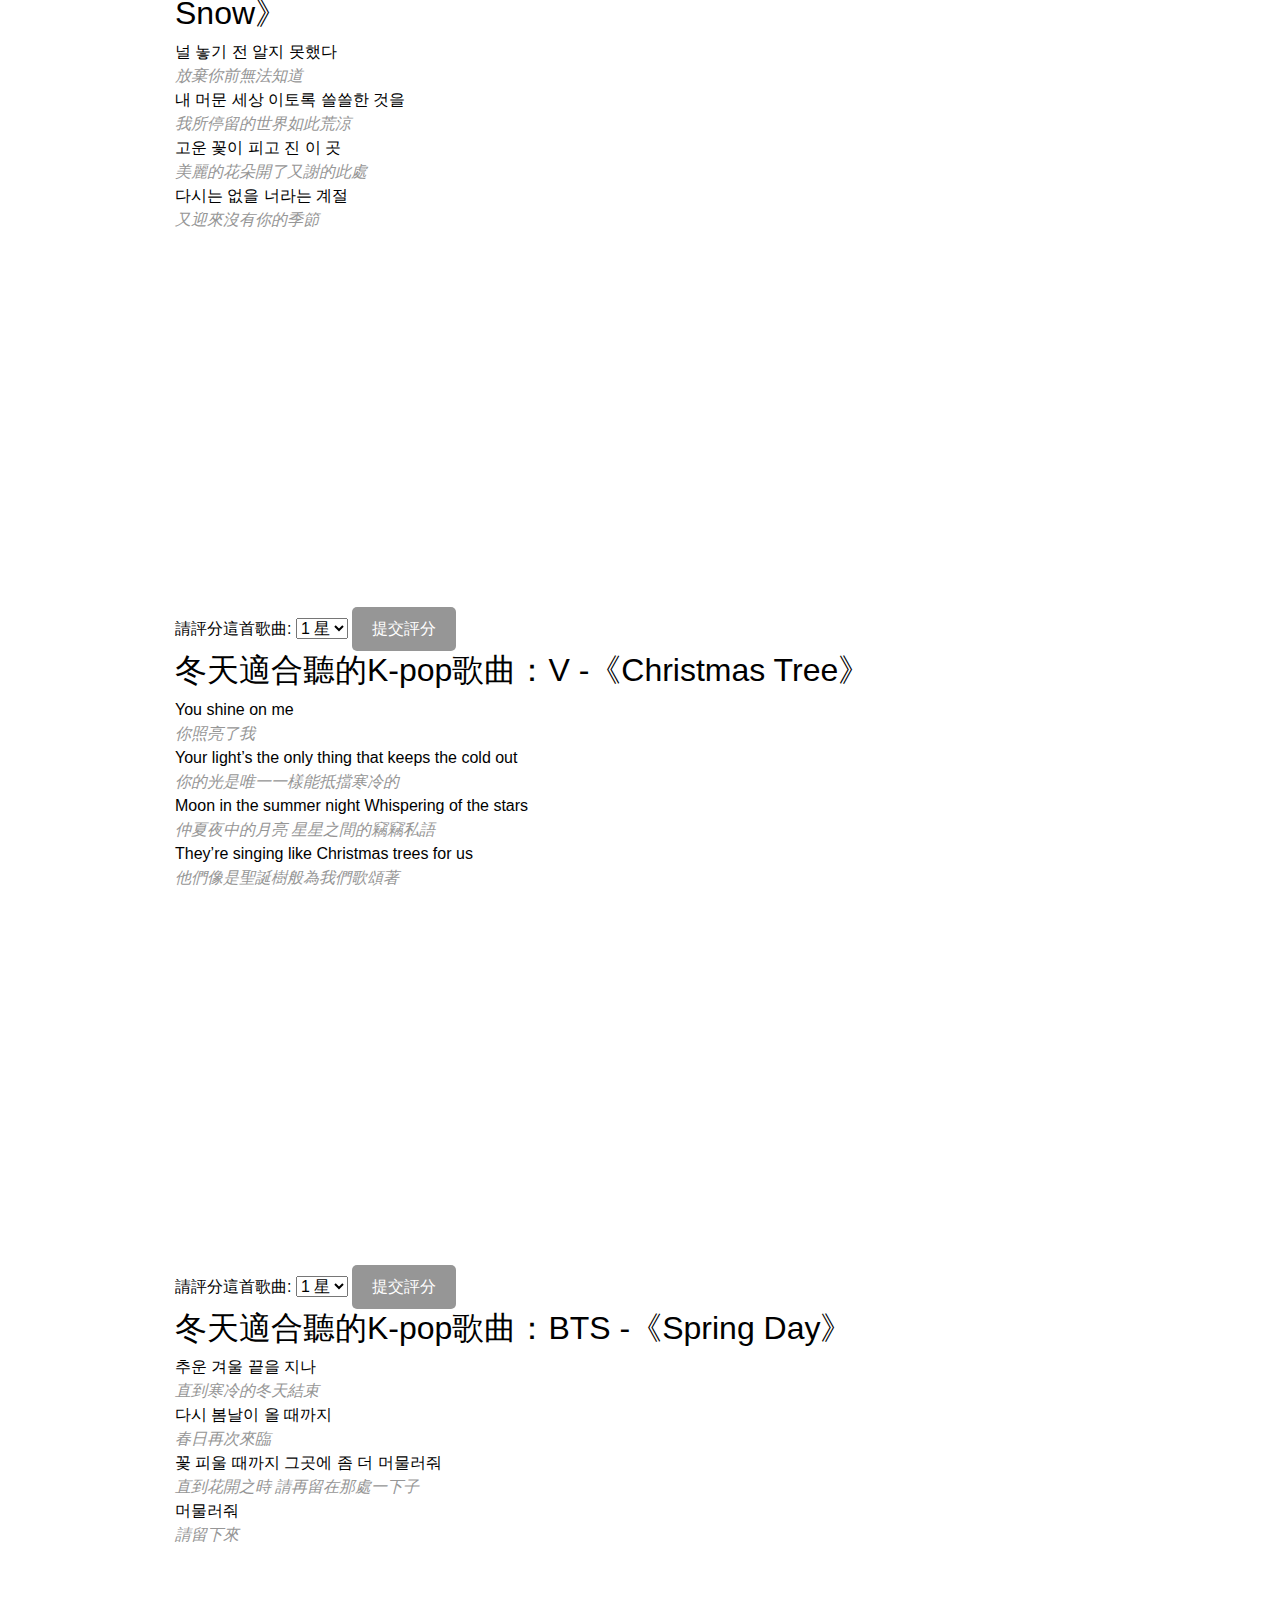
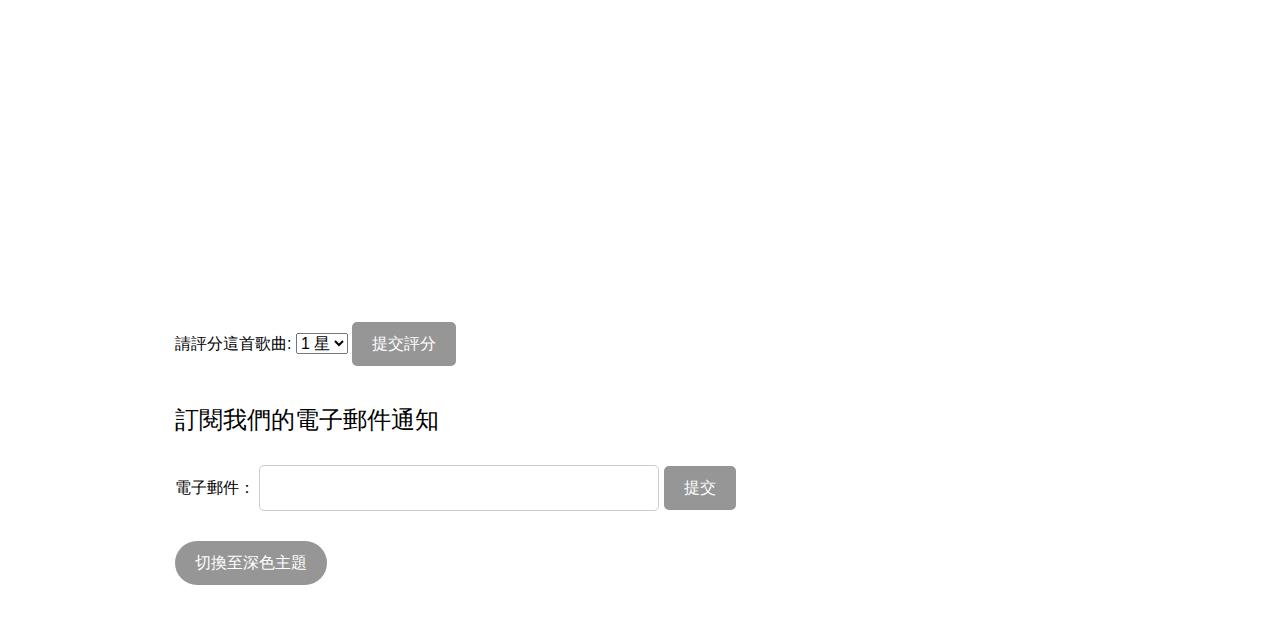
<file: Winter.html>
<!DOCTYPE html>
<html lang="en">
    <head>
        <!-- Required meta tags -->
        <meta charset="UTF-8">
        <meta name="viewport" content="width=device-width, initial-scale=1.0">

        <!-- Bootstrap CSS (Optional, for additional styling) -->
        <link href="https://cdn.jsdelivr.net/npm/bootstrap@5.3.0-alpha1/dist/css/bootstrap.min.css" rel="stylesheet">

        <!-- Custom CSS -->
        <link rel="stylesheet" href="Winter.css">

        <title>響應式網頁</title>
    </head>
    <body>
        <nav>
            <div id="top">
                <ul>
                    <li><a href="index.html">Spring Playlist</a></li>
                    <li><a href="Summer.html">Summer Playlist</a></li>
                    <li><a href="Autumn.html">Autumn Playlist</a></li>
                    <li><a href="Winter.html">Winter Playlist</a></li>
                </ul>
            </div>
        </nav>
        <div class="box">
            <h1>四季聽歌儀式感：盤點春夏秋冬必聽的KPOP歌曲！</h1>
            <span class="date">Yiyi - November 13st 2024</span>
            <div> <!--主要內容-->
                <div class="pic">
                    <img src="images/96e166975774eae9fba9fdffc2e7e509.jpg" alt="">
                </div>
                <h2>冬天適合聽的K-pop歌曲：V -《Winter bear》</h2>
                    <p>Imagine your face Say hello to me <br>
                    <span class="date">腦海中浮現你的臉龐 向我問好</span><br>
                    Then all the bad days <br>
                    <span class="date">那麼所有不美好的日子</span><br>
                    They’re nothing to me <br>
                    <span class="date">於我而言都無關緊要</span><br>
                    With you <br>
                    <span class="date">與你相伴</span><br>
                    Winter bear <br>
                    Sleep like a winter bear <br>
                    <span class="date">像Winter bear一樣沉睡</span><br>
                    </p>
                    <iframe style="border-radius:12px" src="https://open.spotify.com/embed/track/74ewFAgDzRkhZ7EX2eLtfZ?utm_source=generator" width="100%" height="352" frameBorder="0" allowfullscreen="" allow="autoplay; clipboard-write; encrypted-media; fullscreen; picture-in-picture" loading="lazy"></iframe>
                    <!-- 評分系統 -->
                    <div class="music-rating">
                        <label for="rating1">請評分這首歌曲:</label>
                        <select id="rating1" name="rating1">
                            <option value="1">1 星</option>
                            <option value="2">2 星</option>
                            <option value="3">3 星</option>
                            <option value="4">4 星</option>
                            <option value="5">5 星</option>
                        </select>
                        <button onclick="submitRating('rating1')">提交評分</button>
                    </div>
                    <div id="ratingResult1"></div>
                <h2>冬天適合聽的K-pop歌曲：Ailee -《I Will Go To You Like the First Snow》</h2>
                    <p>널 놓기 전 알지 못했다 <br>
                    <span class="date">放棄你前無法知道</span><br>
                    내 머문 세상 이토록 쓸쓸한 것을 <br>
                    <span class="date">我所停留的世界如此荒涼</span><br>
                    고운 꽃이 피고 진 이 곳<br>
                    <span class="date">美麗的花朵開了又謝的此處</span><br>
                    다시는 없을 너라는 계절 <br>
                    <span class="date">又迎來沒有你的季節</span><br>
                    </p>
                    <iframe style="border-radius:12px" src="https://open.spotify.com/embed/track/2BPXILn0MqOe5WroVXlvN1?utm_source=generator" width="100%" height="352" frameBorder="0" allowfullscreen="" allow="autoplay; clipboard-write; encrypted-media; fullscreen; picture-in-picture" loading="lazy"></iframe>
                    <!-- 評分系統 -->
                 <div class="music-rating">
                    <label for="rating2">請評分這首歌曲:</label>
                    <select id="rating2" name="rating2">
                        <option value="1">1 星</option>
                        <option value="2">2 星</option>
                        <option value="3">3 星</option>
                        <option value="4">4 星</option>
                        <option value="5">5 星</option>
                    </select>
                    <button onclick="submitRating('rating2')">提交評分</button>
                </div>
                <div id="ratingResult2"></div>
                <h2>冬天適合聽的K-pop歌曲：V -《Christmas Tree》</h2>
                    <p>You shine on me <br>
                    <span class="date">你照亮了我</span><br>
                    Your light’s the only thing that keeps the cold out <br>
                    <span class="date">你的光是唯一一樣能抵擋寒冷的</span><br>
                    Moon in the summer night Whispering of the stars<br>
                    <span class="date">仲夏夜中的月亮 星星之間的竊竊私語</span><br>
                    They’re singing like Christmas trees for us <br>
                    <span class="date">他們像是聖誕樹般為我們歌頌著</span><br>
                    </p>
                    <iframe style="border-radius:12px" src="https://open.spotify.com/embed/track/186NCtNk1tUYS7c2DxgJ7O?utm_source=generator" width="100%" height="352" frameBorder="0" allowfullscreen="" allow="autoplay; clipboard-write; encrypted-media; fullscreen; picture-in-picture" loading="lazy"></iframe>
                       <!-- 評分系統 -->
                <div class="music-rating">
                    <label for="rating3">請評分這首歌曲:</label>
                    <select id="rating3" name="rating3">
                        <option value="1">1 星</option>
                        <option value="2">2 星</option>
                        <option value="3">3 星</option>
                        <option value="4">4 星</option>
                        <option value="5">5 星</option>
                    </select>
                    <button onclick="submitRating('rating3')">提交評分</button>
                </div>
                <div id="ratingResult3"></div>
                <h2>冬天適合聽的K-pop歌曲：BTS -《Spring Day》</h2>
                    <p>추운 겨울 끝을 지나 <br>
                    <span class="date">直到寒冷的冬天結束</span><br>
                    다시 봄날이 올 때까지 <br>
                    <span class="date">春日再次來臨</span><br>
                    꽃 피울 때까지 그곳에 좀 더 머물러줘 <br>
                    <span class="date">直到花開之時 請再留在那處一下子</span><br>
                    머물러줘 <br>
                    <span class="date">請留下來</span><br>
                    </p>   
                    <iframe style="border-radius:12px" src="https://open.spotify.com/embed/track/2j1fFjWHCI9KJSwcuYAOyF?utm_source=generator" width="100%" height="352" frameBorder="0" allowfullscreen="" allow="autoplay; clipboard-write; encrypted-media; fullscreen; picture-in-picture" loading="lazy"></iframe>
                      <!-- 評分系統 -->
                 <div class="music-rating">
                    <label for="rating4">請評分這首歌曲:</label>
                    <select id="rating4" name="rating4">
                        <option value="1">1 星</option>
                        <option value="2">2 星</option>
                        <option value="3">3 星</option>
                        <option value="4">4 星</option>
                        <option value="5">5 星</option>
                    </select>
                    <button onclick="submitRating('rating4')">提交評分</button>
                </div>
                <div id="ratingResult4"></div>
                
                    <!-- 表單 -->
             <h3 class="subscribe-title">訂閱我們的電子郵件通知</h3>
             <form id="myForm">
                 <label for="email">電子郵件：</label>
                 <input type="email" id="email" name="email" required>
                 <button type="submit">提交</button>
             </form>
                </div>
            <button id="themeToggle">切換至深色主題</button>
        </div>
        <script src="js/themeToggle.js"></script>
    </body>
</html>
</file>
<file: main.css>
/* Reset margin and padding for body */
body {
    margin: 0;
    margin-top: 73px;
    background-color: rgb(255, 255, 255);
    color: black;
    font-family: Arial, sans-serif;
    transition: background-color 0.3s, color 0.3s; /* New for smooth theme transition */
}

/* Top bar style */
#top {
    background-color: rgb(255, 255, 255);
    padding: 10px;
    margin: 0;
    position: fixed;
    top: 0;
    z-index: 2;
    width: 100%;
}

/* Top bar menu styles */
#top ul {
    list-style: none;
    padding-left: 0;
    padding-top: 10px;
    font-size: larger;
    display: flex; /* 使用 Flexbox */
    justify-content: center; /* 讓選單項目水平居中 */
    align-items: center; /* 垂直置中選單項目 */
    margin: 0; /* 確保沒有額外的間距 */
}


#top ul li {
    display: inline-block;
}

#top ul li a {
    color: rgb(66, 66, 66);
    text-decoration: none;
    padding: 30px 30px;
    transition: background-color 0.3s ease, color 0.3s ease;
}

/* 精準選擇上方選單文字懸停樣式 */
#top ul li a:hover {
    color: #a3a3a3 !important; /* 金黃色 */
    background-color: rgba(255, 255, 255, 0.2) !important; /* 背景半透明白色 */
    border-radius: 5px; /* 圓角效果 */
    transition: background-color 0.3s ease, color 0.3s ease; /* 添加平滑過渡 */
}


#top ul li.active a {
    color: rgb(251, 248, 248);
    background-color: rgb(255, 255, 255);
    position: relative;
}

#top ul li.active a::after {
    content: '';
    position: absolute;
    bottom: 0;
    left: 0;
    width: 100%;
    height: 2px;
    background-color: rgb(209, 239, 55);
    transition: all 0.3s ease;
}

/* Dropdown styles */
#top ul li.dropdown {
    position: relative;
}

#top ul li.dropdown ul {
    display: none;
    position: absolute;
    background-color: rgb(0, 0, 0);
    list-style: none;
    margin-top: 10px;
    padding: 10px;
    z-index: 1;
    top: 100%;
}

#top ul li.dropdown:hover ul {
    display: block;
}

#top ul li.dropdown ul li a {
    padding: 10px 20px;
    color: rgb(240, 248, 255);
    background-color: rgb(0, 0, 0);
}

#top ul li.dropdown ul li a:hover {
    background-color: rgb(209, 239, 55);
}

/* Content box styles */
.box {
    background-color: rgb(255, 255, 255);
    width: 980px;
    margin: 15px auto;
    padding: 25px;
    border-radius: 20px;
}

/* Date styling */
.date {
    color: rgb(255, 148, 180);
    font-style: italic;
}

/* Content area styles */
.content {
    border: solid 1px rgb(255, 255, 255);
    padding: 20px;
    margin-top: 10px;
}

/* Picture styles */
.pic {
    text-align: center;
    overflow: visible;
}

.pic > img {
    border: 1px solid transparent; /* 預設無邊框 */
    width: 800px;
    max-width: 100%;
    border-radius: 0px;
    box-shadow: 0 4px 8px rgba(0, 0, 0, 0.1); /* New */
    margin-bottom: 20px;
    margin-top: 10px;
}
body.dark-theme .pic > img {
    border-color: #333; /* 與背景色一致 */
}

/* Main menu styles */
#main_menu {
    padding-left: 450px;
    list-style: none;
}

#main_menu li {
    display: inline-block;
}

#main_menu li a {
    text-decoration: none;
    font-size: large;
    color: rgb(0, 0, 0);
    padding: 5px 25px;
}

/* Media queries for responsive design */
@media (max-width: 1024px) {
    .box {
        width: 90%;
        margin: 20px auto;
        padding: 15px;
    }

    #main_menu {
        padding-left: 20px;
    }

    #main_menu li {
        margin-right: 10px;
    }
}

@media (max-width: 768px) {
    #main_menu {
        padding-left: 0;
        text-align: center;
    }

    #main_menu li {
        display: block;
        margin: 10px 0;
    }
}

@media (max-width: 480px) {
    .box {
        width: 100%;
        padding: 10px;
    }
}

/* Dark theme styles */
body.dark-theme { 
    background-color: #333; 
    color: white; 
}

body.dark-theme .box { 
    background-color: #444; 
    color: white; 
}

/* Theme toggle button styles */
#themeToggle {
    background-color: #ff91a4;
    color: #fff;
    border: none;
    border-radius: 25px;
    padding: 10px 20px;
    font-size: 1em;
    cursor: pointer;
    transition: all 0.3s ease-in-out;
}

#themeToggle:hover {
    background-color: #ff6b81;
    box-shadow: 0 4px 15px rgba(0, 0, 0, 0.2);
    transform: scale(1.05);
}

.dark-theme #themeToggle {
    background-color: #4b5d67;
    color: #e4e4e4;
}

.dark-theme #themeToggle:hover {
    background-color: #35404a;
}

/* Form styles */
form {
    margin: 20px 0;
}

input[type="email"] {
    padding: 10px;
    font-size: 16px;
    border: 1px solid #ccc;
    border-radius: 5px;
    width: 100%;
    max-width: 400px;
    margin: 10px 0;
    transition: border-color 0.3s ease;
}

input[type="email"]:focus {
    border-color: #007bff;
    outline: none;
}

/* Button styles */
button {
    background-color: #ff91a4ff;
    color: white;
    border: none;
    padding: 10px 20px;
    font-size: 16px;
    cursor: pointer;
    border-radius: 5px;
    transition: background-color 0.3s ease;
}

button:hover {
    background-color: #ff6b81;
}
/* 訂閱我們的電子郵件通知字體大小 */
.subscribe-title {
    padding-top: 40px;
    font-size: 1.5em; /* 可以調整數值來改變大小 */
}
</file>
<file: Autumn.css>
/* Reset margin and padding for body */
body {
    margin: 0;
    margin-top: 73px;
    background-color: rgb(255, 255, 255);
    color: black;
    font-family: Arial, sans-serif;
    transition: background-color 0.3s, color 0.3s; /* New for smooth theme transition */
}

/* Top bar style */
#top {
    background-color: rgb(255, 255, 255);
    padding: 10px;
    margin: 0;
    position: fixed;
    top: 0;
    z-index: 2;
    width: 100%;
}

/* Top bar menu styles */
#top ul {
    list-style: none;
    padding-left: 0;
    padding-top: 10px;
    font-size: larger;
    display: flex; /* 使用 Flexbox */
    justify-content: center; /* 讓選單項目水平居中 */
    align-items: center; /* 垂直置中選單項目 */
    margin: 0; /* 確保沒有額外的間距 */
}

#top ul li {
    display: inline-block;
}

#top ul li a {
    color:  rgb(66, 66, 66);
    text-decoration: none;
    padding: 30px 30px;
    transition: background-color 0.3s ease, color 0.3s ease;
}

/* 精準選擇上方選單文字懸停樣式 */
#top ul li a:hover {
    color: #a3a3a3 !important; /* 金黃色 */
    background-color: rgba(255, 255, 255, 0.2) !important; /* 背景半透明白色 */
    border-radius: 5px; /* 圓角效果 */
    transition: background-color 0.3s ease, color 0.3s ease; /* 添加平滑過渡 */
}

#top ul li.active a {
    color: rgb(251, 248, 248);
    background-color: rgb(255, 255, 255);
    position: relative;
}

#top ul li.active a::after {
    content: '';
    position: absolute;
    bottom: 0;
    left: 0;
    width: 100%;
    height: 2px;
    background-color: rgb(209, 239, 55);
    transition: all 0.3s ease;
}

/* Dropdown styles */
#top ul li.dropdown {
    position: relative;
}

#top ul li.dropdown ul {
    display: none;
    position: absolute;
    background-color: rgb(0, 0, 0);
    list-style: none;
    margin-top: 10px;
    padding: 10px;
    z-index: 1;
    top: 100%;
}

#top ul li.dropdown:hover ul {
    display: block;
}

#top ul li.dropdown ul li a {
    padding: 10px 20px;
    color: rgb(240, 248, 255);
    background-color: rgb(0, 0, 0);
}

#top ul li.dropdown ul li a:hover {
    background-color: rgb(209, 239, 55);
}

/* Content box styles */
.box {
    background-color: rgb(255, 255, 255);
    width: 980px;
    margin: 15px auto;
    padding: 25px;
    border-radius: 20px;
}

/* Date styling */
.date {
    color: #f09244;
    font-style: italic;
}

/* Content area styles */
.content {
    border: solid 1px rgb(255, 255, 255);
    padding: 20px;
    margin-top: 10px;
}

/* Picture styles */
.pic {
    text-align: center;
    overflow: visible;
}

.pic > img {
    width: 800px;
    max-width: 100%;
    border-radius: 0px; /* New */
    box-shadow: 0 4px 8px rgba(0, 0, 0, 0.1); /* New */
    margin-bottom: 20px;
    margin-top: 10px;
}

/* Main menu styles */
#main_menu {
    padding-left: 450px;
    list-style: none;
}

#main_menu li {
    display: inline-block;
}

#main_menu li a {
    text-decoration: none;
    font-size: large;
    color: rgb(0, 0, 0);
    padding: 5px 25px;
}

/* Media queries for responsive design */
@media (max-width: 1024px) {
    .box {
        width: 90%;
        margin: 20px auto;
        padding: 15px;
    }

    #main_menu {
        padding-left: 20px;
    }

    #main_menu li {
        margin-right: 10px;
    }
}

@media (max-width: 768px) {
    #main_menu {
        padding-left: 0;
        text-align: center;
    }

    #main_menu li {
        display: block;
        margin: 10px 0;
    }
}

@media (max-width: 480px) {
    .box {
        width: 100%;
        padding: 10px;
    }
}

/* Dark theme styles */
body.dark-theme { 
    background-color: #333; 
    color: white; 
}

body.dark-theme .box { 
    background-color: #444; 
    color: white; 
}

/* Theme toggle button styles */
#themeToggle {
    background-color: #f09244;
    color: #fff;
    border: none;
    border-radius: 25px;
    padding: 10px 20px;
    font-size: 1em;
    cursor: pointer;
    transition: all 0.3s ease-in-out;
}

#themeToggle:hover {
    background-color: #cd7731;
    box-shadow: 0 4px 15px rgba(0, 0, 0, 0.2);
    transform: scale(1.05);
}

.dark-theme #themeToggle {
    background-color: #4b5d67;
    color: #e4e4e4;
}

.dark-theme #themeToggle:hover {
    background-color: #35404a;
}

/* Form styles */
form {
    margin: 20px 0;
}

input[type="email"] {
    padding: 10px;
    font-size: 16px;
    border: 1px solid #ccc;
    border-radius: 5px;
    width: 100%;
    max-width: 400px;
    margin: 10px 0;
    transition: border-color 0.3s ease;
}

input[type="email"]:focus {
    border-color: #007bff;
    outline: none;
}

/* Button styles */
button {
    background-color:#f09244;
    color: white;
    border: none;
    padding: 10px 20px;
    font-size: 16px;
    cursor: pointer;
    border-radius: 5px;
    transition: background-color 0.3s ease;
}

button:hover {
    background-color: #cd7731;
}
/* 訂閱我們的電子郵件通知字體大小 */
.subscribe-title {
    padding-top: 40px;
    font-size: 1.5em; /* 可以調整數值來改變大小 */
}
</file>
<file: Summer.css>
/* Reset margin and padding for body */
body {
    margin: 0;
    margin-top: 73px;
    background-color: rgb(255, 255, 255);
    color: black;
    font-family: Arial, sans-serif;
    transition: background-color 0.3s, color 0.3s; /* New for smooth theme transition */
}

/* Top bar style */
#top {
    background-color: rgb(255, 255, 255);
    padding: 10px;
    margin: 0;
    position: fixed;
    top: 0;
    z-index: 2;
    width: 100%;
}

/* Top bar menu styles */
#top ul {
    list-style: none;
    padding-left: 0;
    padding-top: 10px;
    font-size: larger;
    display: flex; /* 使用 Flexbox */
    justify-content: center; /* 讓選單項目水平居中 */
    align-items: center; /* 垂直置中選單項目 */
    margin: 0; /* 確保沒有額外的間距 */
}

#top ul li {
    display: inline-block;
}

#top ul li a {
    color: rgb(66, 66, 66);
    text-decoration: none;
    padding: 30px 30px;
    transition: background-color 0.3s ease, color 0.3s ease;
}

/* 精準選擇上方選單文字懸停樣式 */
#top ul li a:hover {
    color: #a3a3a3 !important; /* 金黃色 */
    background-color: rgba(255, 255, 255, 0.2) !important; /* 背景半透明白色 */
    border-radius: 5px; /* 圓角效果 */
    transition: background-color 0.3s ease, color 0.3s ease; /* 添加平滑過渡 */
}

#top ul li.active a {
    color: rgb(251, 248, 248);
    background-color: rgb(255, 255, 255);
    position: relative;
}

#top ul li.active a::after {
    content: '';
    position: absolute;
    bottom: 0;
    left: 0;
    width: 100%;
    height: 2px;
    background-color: rgb(209, 239, 55);
    transition: all 0.3s ease;
}

/* Dropdown styles */
#top ul li.dropdown {
    position: relative;
}

#top ul li.dropdown ul {
    display: none;
    position: absolute;
    background-color: rgb(0, 0, 0);
    list-style: none;
    margin-top: 10px;
    padding: 10px;
    z-index: 1;
    top: 100%;
}

#top ul li.dropdown:hover ul {
    display: block;
}

#top ul li.dropdown ul li a {
    padding: 10px 20px;
    color: rgb(240, 248, 255);
    background-color: rgb(0, 0, 0);
}

#top ul li.dropdown ul li a:hover {
    background-color: rgb(209, 239, 55);
}

/* Content box styles */
.box {
    background-color: rgb(255, 255, 255);
    width: 980px;
    margin: 15px auto;
    padding: 25px;
    border-radius: 20px;
}

/* Date styling */
.date {
    color: rgb(72, 150, 239);
    font-style: italic;
}

/* Content area styles */
.content {
    border: solid 1px rgb(255, 255, 255);
    padding: 20px;
    margin-top: 10px;
}

/* Picture styles */
.pic {
    text-align: center;
    overflow: visible;
}

.pic > img {
    width: 800px;
    max-width: 100%;
    border-radius: 0px; /* New */
    box-shadow: 0 4px 8px rgba(0, 0, 0, 0.1); /* New */
    margin-bottom: 20px;
    margin-top: 10px;
}

/* Main menu styles */
#main_menu {
    padding-left: 450px;
    list-style: none;
}

#main_menu li {
    display: inline-block;
}

#main_menu li a {
    text-decoration: none;
    font-size: large;
    color: rgb(0, 0, 0);
    padding: 5px 25px;
}

/* Media queries for responsive design */
@media (max-width: 1024px) {
    .box {
        width: 90%;
        margin: 20px auto;
        padding: 15px;
    }

    #main_menu {
        padding-left: 20px;
    }

    #main_menu li {
        margin-right: 10px;
    }
}

@media (max-width: 768px) {
    #main_menu {
        padding-left: 0;
        text-align: center;
    }

    #main_menu li {
        display: block;
        margin: 10px 0;
    }
}

@media (max-width: 480px) {
    .box {
        width: 100%;
        padding: 10px;
    }
}

/* Dark theme styles */
body.dark-theme { 
    background-color: #333; 
    color: white; 
}

body.dark-theme .box { 
    background-color: #444; 
    color: white; 
}

/* Theme toggle button styles */
#themeToggle {
    background-color: rgb(72, 150, 239)4;
    color: #fff;
    border: none;
    border-radius: 25px;
    padding: 10px 20px;
    font-size: 1em;
    cursor: pointer;
    transition: all 0.3s ease-in-out;
}

#themeToggle:hover {
    background-color: rgb(42, 108, 185);
    box-shadow: 0 4px 15px rgba(0, 0, 0, 0.2);
    transform: scale(1.05);
}

.dark-theme #themeToggle {
    background-color: #4b5d67;
    color: #e4e4e4;
}

.dark-theme #themeToggle:hover {
    background-color: #35404a;
}

/* Form styles */
form {
    margin: 20px 0;
}

input[type="email"] {
    padding: 10px;
    font-size: 16px;
    border: 1px solid #ccc;
    border-radius: 5px;
    width: 100%;
    max-width: 400px;
    margin: 10px 0;
    transition: border-color 0.3s ease;
}

input[type="email"]:focus {
    border-color: rgb(72, 150, 239)4;
    outline: none;
}

/* Button styles */
button {
    background-color: #007bff;
    color: white;
    border: none;
    padding: 10px 20px;
    font-size: 16px;
    cursor: pointer;
    border-radius: 5px;
    transition: background-color 0.3s ease;
}

button:hover {
    background-color: rgb(42, 108, 185);
}
/* 訂閱我們的電子郵件通知字體大小 */
.subscribe-title {
    padding-top: 40px;
    font-size: 1.5em; /* 可以調整數值來改變大小 */
}
</file>
<file: Winter.css>
/* Reset margin and padding for body */
body {
    margin: 0;
    margin-top: 73px;
    background-color: rgb(255, 255, 255);
    color: black;
    font-family: Arial, sans-serif;
    transition: background-color 0.3s, color 0.3s; /* New for smooth theme transition */
}

/* Top bar style */
#top {
    background-color: rgb(255, 255, 255);
    padding: 10px;
    margin: 0;
    position: fixed;
    top: 0;
    z-index: 2;
    width: 100%;
}

/* Top bar menu styles */
#top ul {
    list-style: none;
    padding-left: 0;
    padding-top: 10px;
    font-size: larger;
    display: flex; /* 使用 Flexbox */
    justify-content: center; /* 讓選單項目水平居中 */
    align-items: center; /* 垂直置中選單項目 */
    margin: 0; /* 確保沒有額外的間距 */
}

#top ul li {
    display: inline-block;
}

#top ul li a {
    color:rgb(66, 66, 66);
    text-decoration: none;
    padding: 30px 30px;
    transition: background-color 0.3s ease, color 0.3s ease;
}

/* 精準選擇上方選單文字懸停樣式 */
#top ul li a:hover {
    color: #a3a3a3 !important; /* 金黃色 */
    background-color: rgba(255, 255, 255, 0.2) !important; /* 背景半透明白色 */
    border-radius: 5px; /* 圓角效果 */
    transition: background-color 0.3s ease, color 0.3s ease; /* 添加平滑過渡 */
}


#top ul li.active a {
    color: rgb(251, 248, 248);
    background-color: rgb(255, 255, 255);
    position: relative;
}

#top ul li.active a::after {
    content: '';
    position: absolute;
    bottom: 0;
    left: 0;
    width: 100%;
    height: 2px;
    background-color: rgb(209, 239, 55);
    transition: all 0.3s ease;
}

/* Dropdown styles */
#top ul li.dropdown {
    position: relative;
}

#top ul li.dropdown ul {
    display: none;
    position: absolute;
    background-color: rgb(0, 0, 0);
    list-style: none;
    margin-top: 10px;
    padding: 10px;
    z-index: 1;
    top: 100%;
}

#top ul li.dropdown:hover ul {
    display: block;
}

#top ul li.dropdown ul li a {
    padding: 10px 20px;
    color: rgb(240, 248, 255);
    background-color: rgb(0, 0, 0);
}

#top ul li.dropdown ul li a:hover {
    background-color: rgb(209, 239, 55);
}

/* Content box styles */
.box {
    background-color: rgb(255, 255, 255);
    width: 980px;
    margin: 15px auto;
    padding: 25px;
    border-radius: 20px;
}

/* Date styling */
.date {
    color: rgb(150, 150, 150);
    font-style: italic;
}

/* Content area styles */
.content {
    border: solid 1px rgb(255, 255, 255);
    padding: 20px;
    margin-top: 10px;
}

/* Picture styles */
.pic {
    text-align: center;
    overflow: visible;
}

.pic > img {
    width: 800px;
    max-width: 100%;
    border-radius: 0px; /* New */
    box-shadow: 0 4px 8px rgba(0, 0, 0, 0.1); /* New */
    margin-bottom: 20px;
    margin-top: 10px;
}

/* Main menu styles */
#main_menu {
    padding-left: 450px;
    list-style: none;
}

#main_menu li {
    display: inline-block;
}

#main_menu li a {
    text-decoration: none;
    font-size: large;
    color: rgb(0, 0, 0);
    padding: 5px 25px;
}

/* Media queries for responsive design */
@media (max-width: 1024px) {
    .box {
        width: 90%;
        margin: 20px auto;
        padding: 15px;
    }

    #main_menu {
        padding-left: 20px;
    }

    #main_menu li {
        margin-right: 10px;
    }
}

@media (max-width: 768px) {
    #main_menu {
        padding-left: 0;
        text-align: center;
    }

    #main_menu li {
        display: block;
        margin: 10px 0;
    }
}

@media (max-width: 480px) {
    .box {
        width: 100%;
        padding: 10px;
    }
}

/* Dark theme styles */
body.dark-theme { 
    background-color: #333; 
    color: white; 
}

body.dark-theme .box { 
    background-color: #444; 
    color: white; 
}

/* Theme toggle button styles */
#themeToggle {
    background-color: rgb(150, 150, 150);
    color: #fff;
    border: none;
    border-radius: 25px;
    padding: 10px 20px;
    font-size: 1em;
    cursor: pointer;
    transition: all 0.3s ease-in-out;
}

#themeToggle:hover {
    background-color: rgb(118, 118, 118);
    box-shadow: 0 4px 15px rgba(0, 0, 0, 0.2);
    transform: scale(1.05);
}

.dark-theme #themeToggle {
    background-color: #4b5d67;
    color: #e4e4e4;
}

.dark-theme #themeToggle:hover {
    background-color: #35404a;
}

/* Form styles */
form {
    margin: 20px 0;
}

input[type="email"] {
    padding: 10px;
    font-size: 16px;
    border: 1px solid #ccc;
    border-radius: 5px;
    width: 100%;
    max-width: 400px;
    margin: 10px 0;
    transition: border-color 0.3s ease;
}

input[type="email"]:focus {
    border-color: #007bff;
    outline: none;
}

/* Button styles */
button {
    background-color: rgb(150, 150, 150);
    color: white;
    border: none;
    padding: 10px 20px;
    font-size: 16px;
    cursor: pointer;
    border-radius: 5px;
    transition: background-color 0.3s ease;
}

button:hover {
    background-color: #4b5d67;
}
/* 訂閱我們的電子郵件通知字體大小 */
.subscribe-title {
    padding-top: 40px;
    font-size: 1.5em; /* 可以調整數值來改變大小 */
}
</file>
